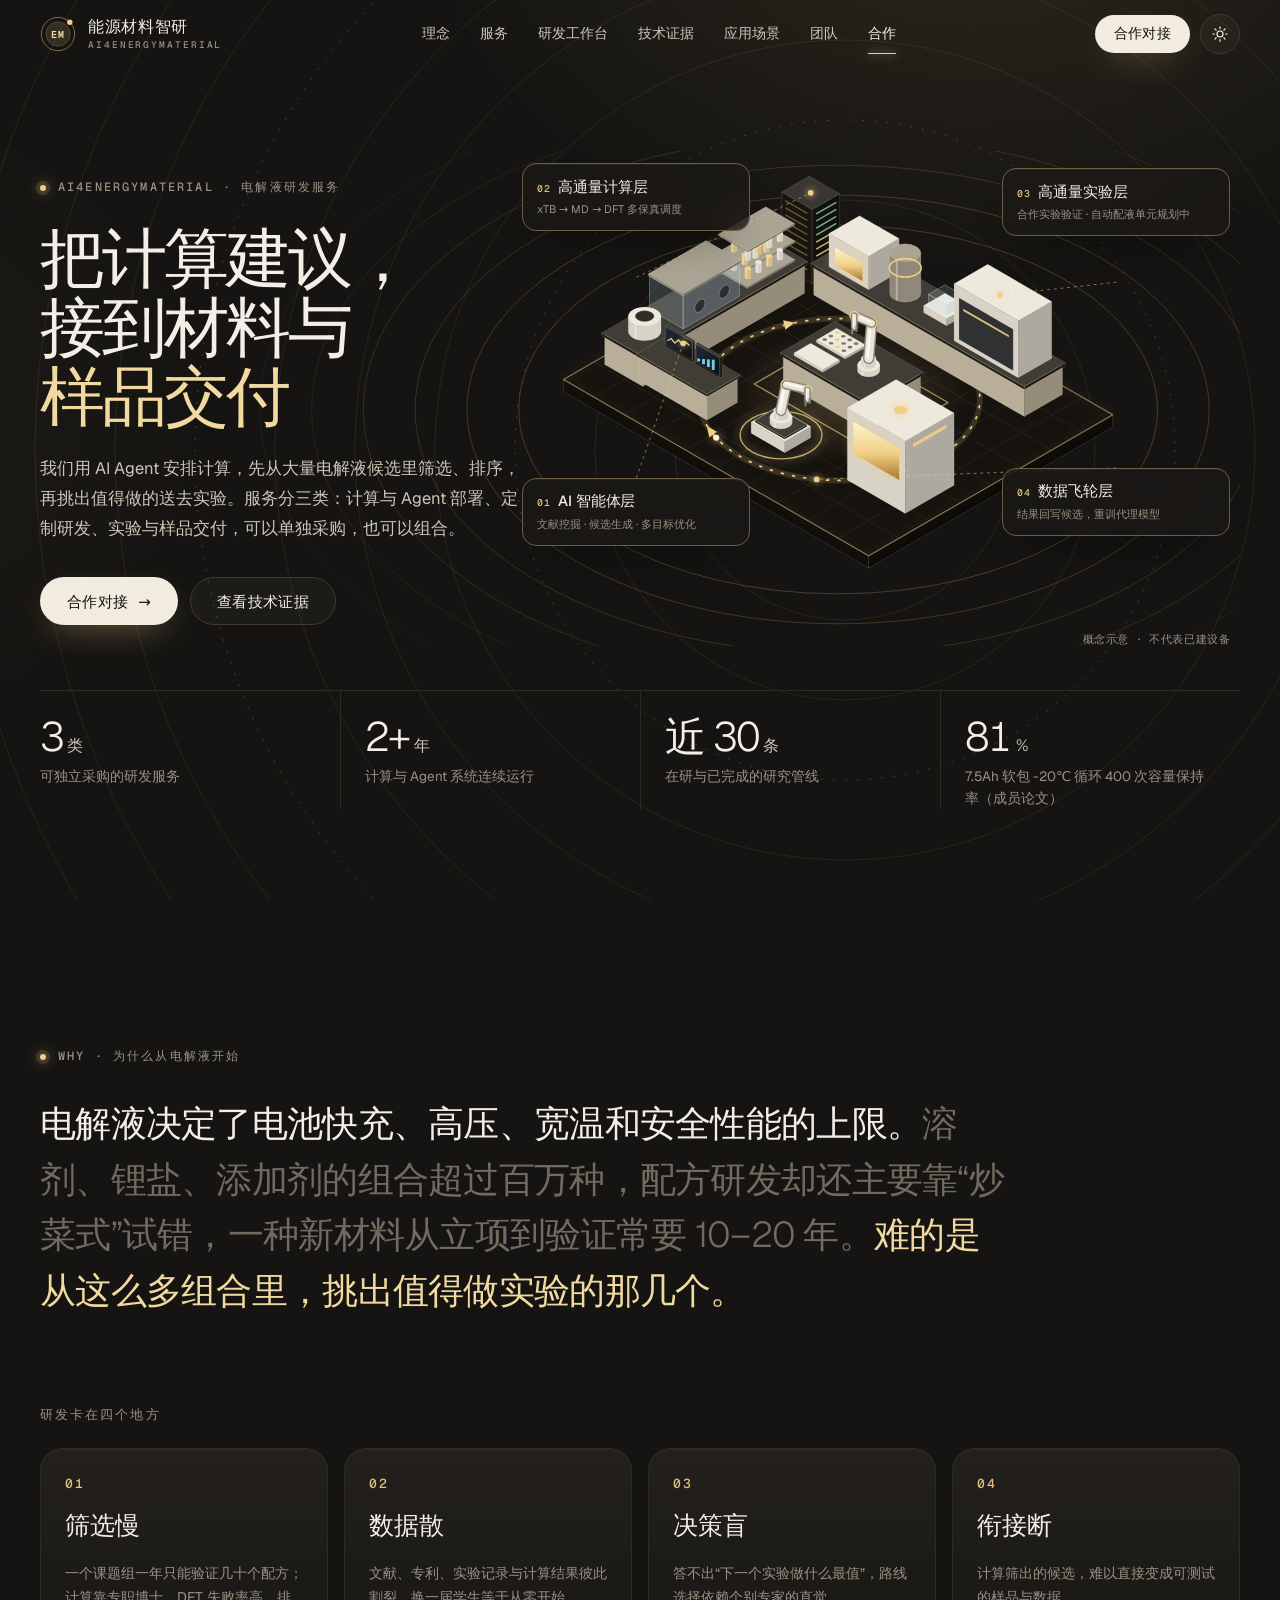
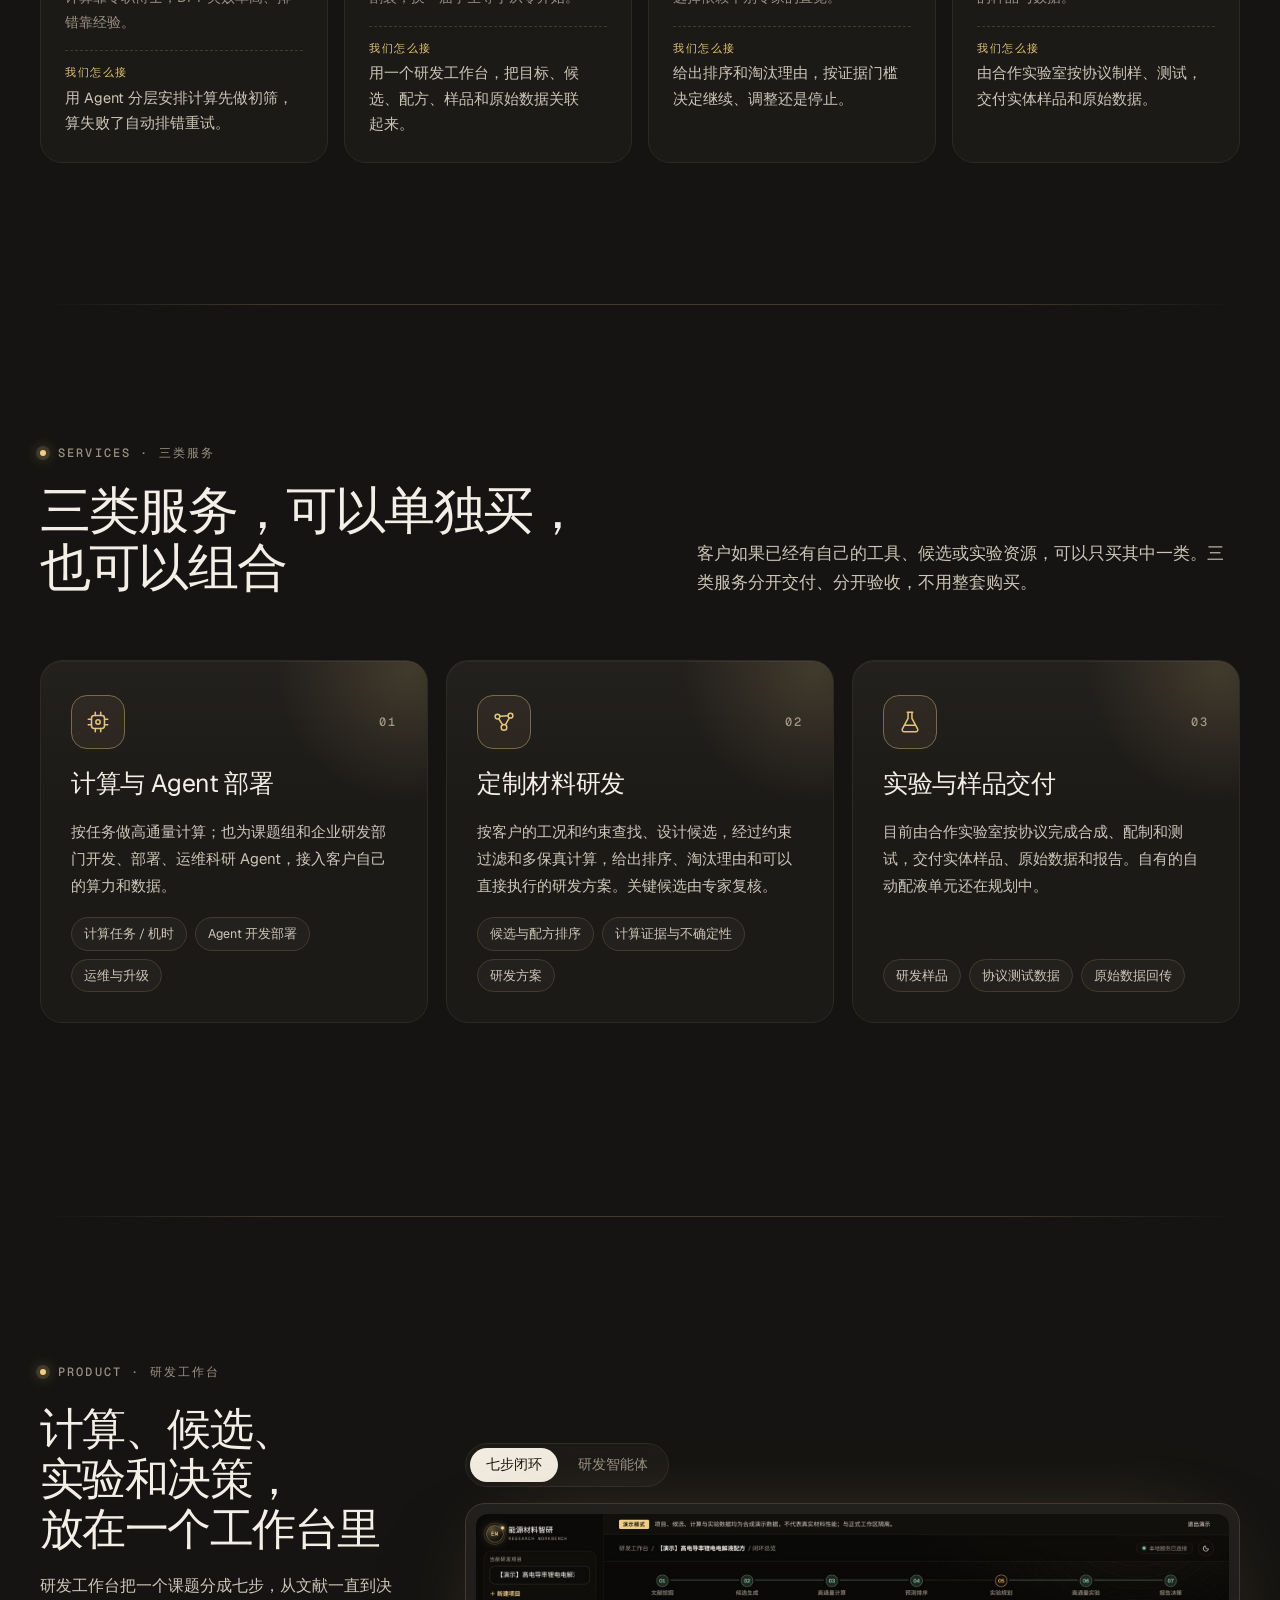
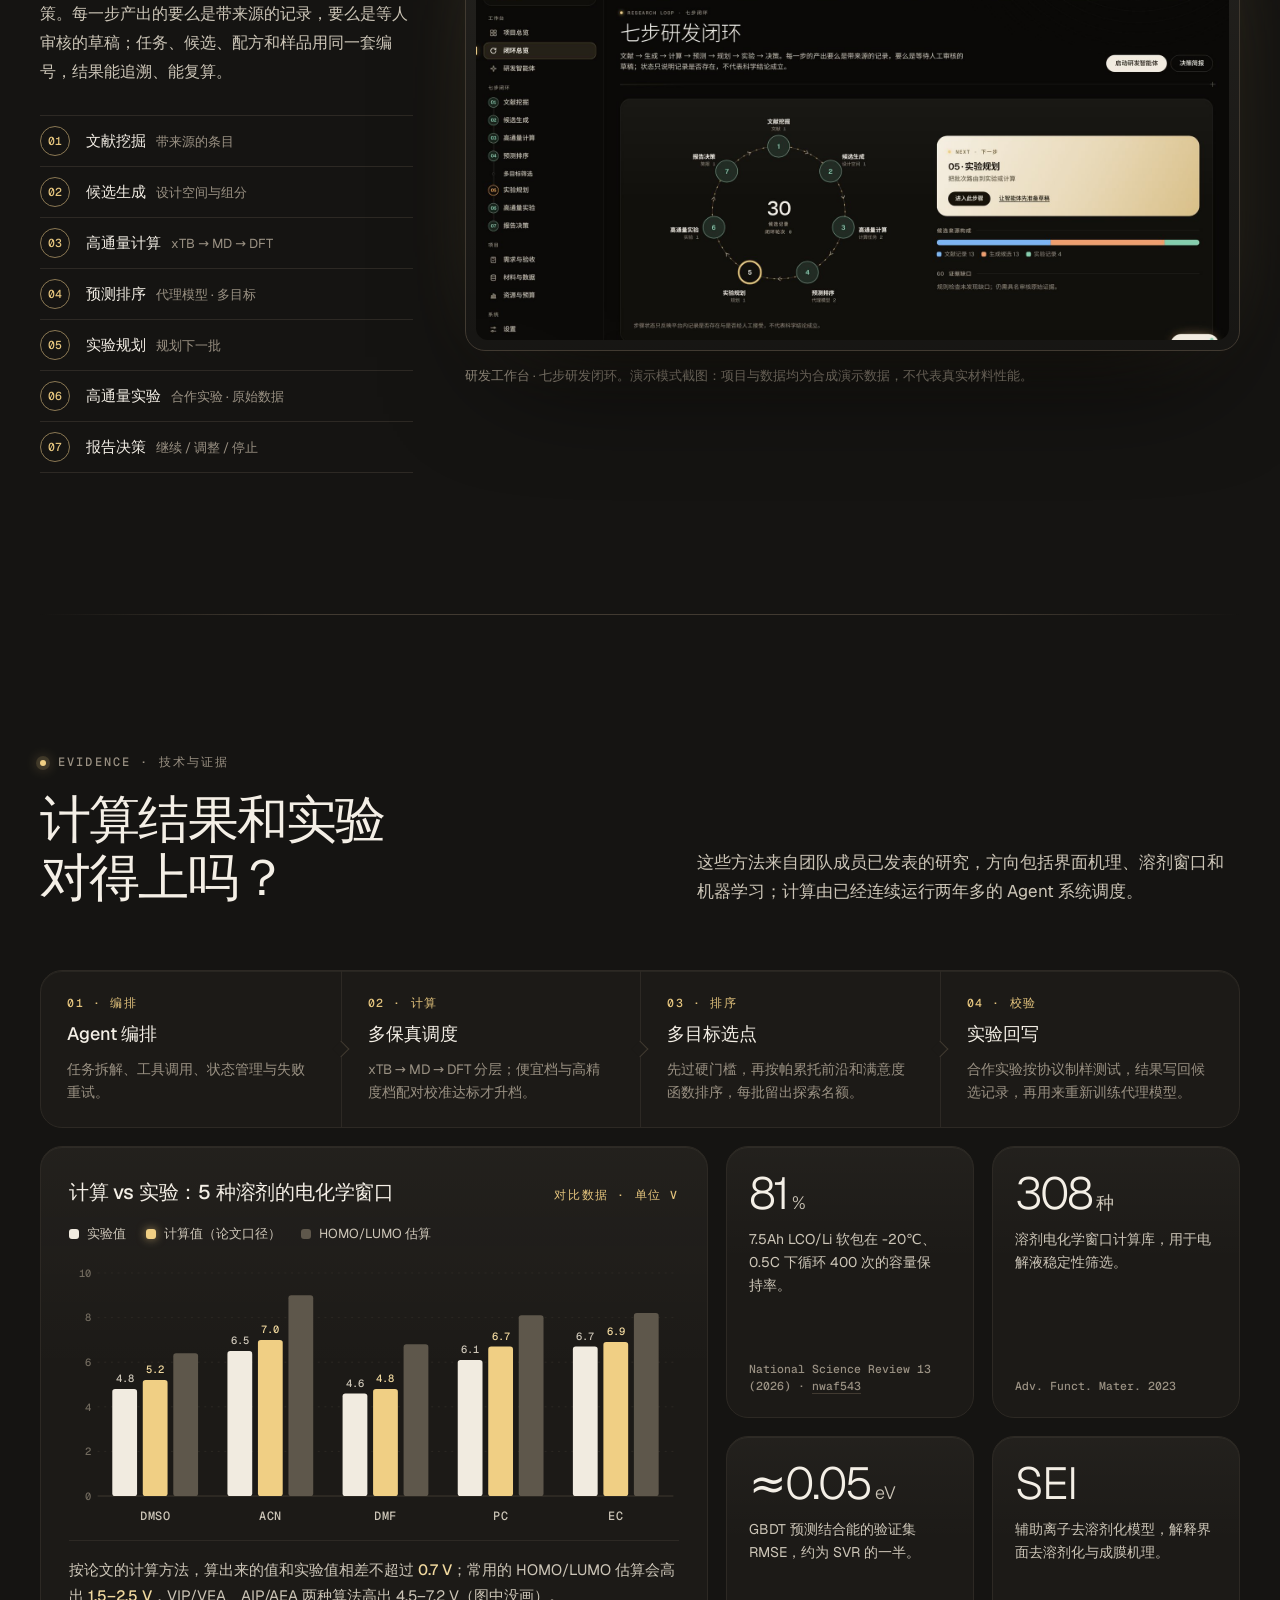
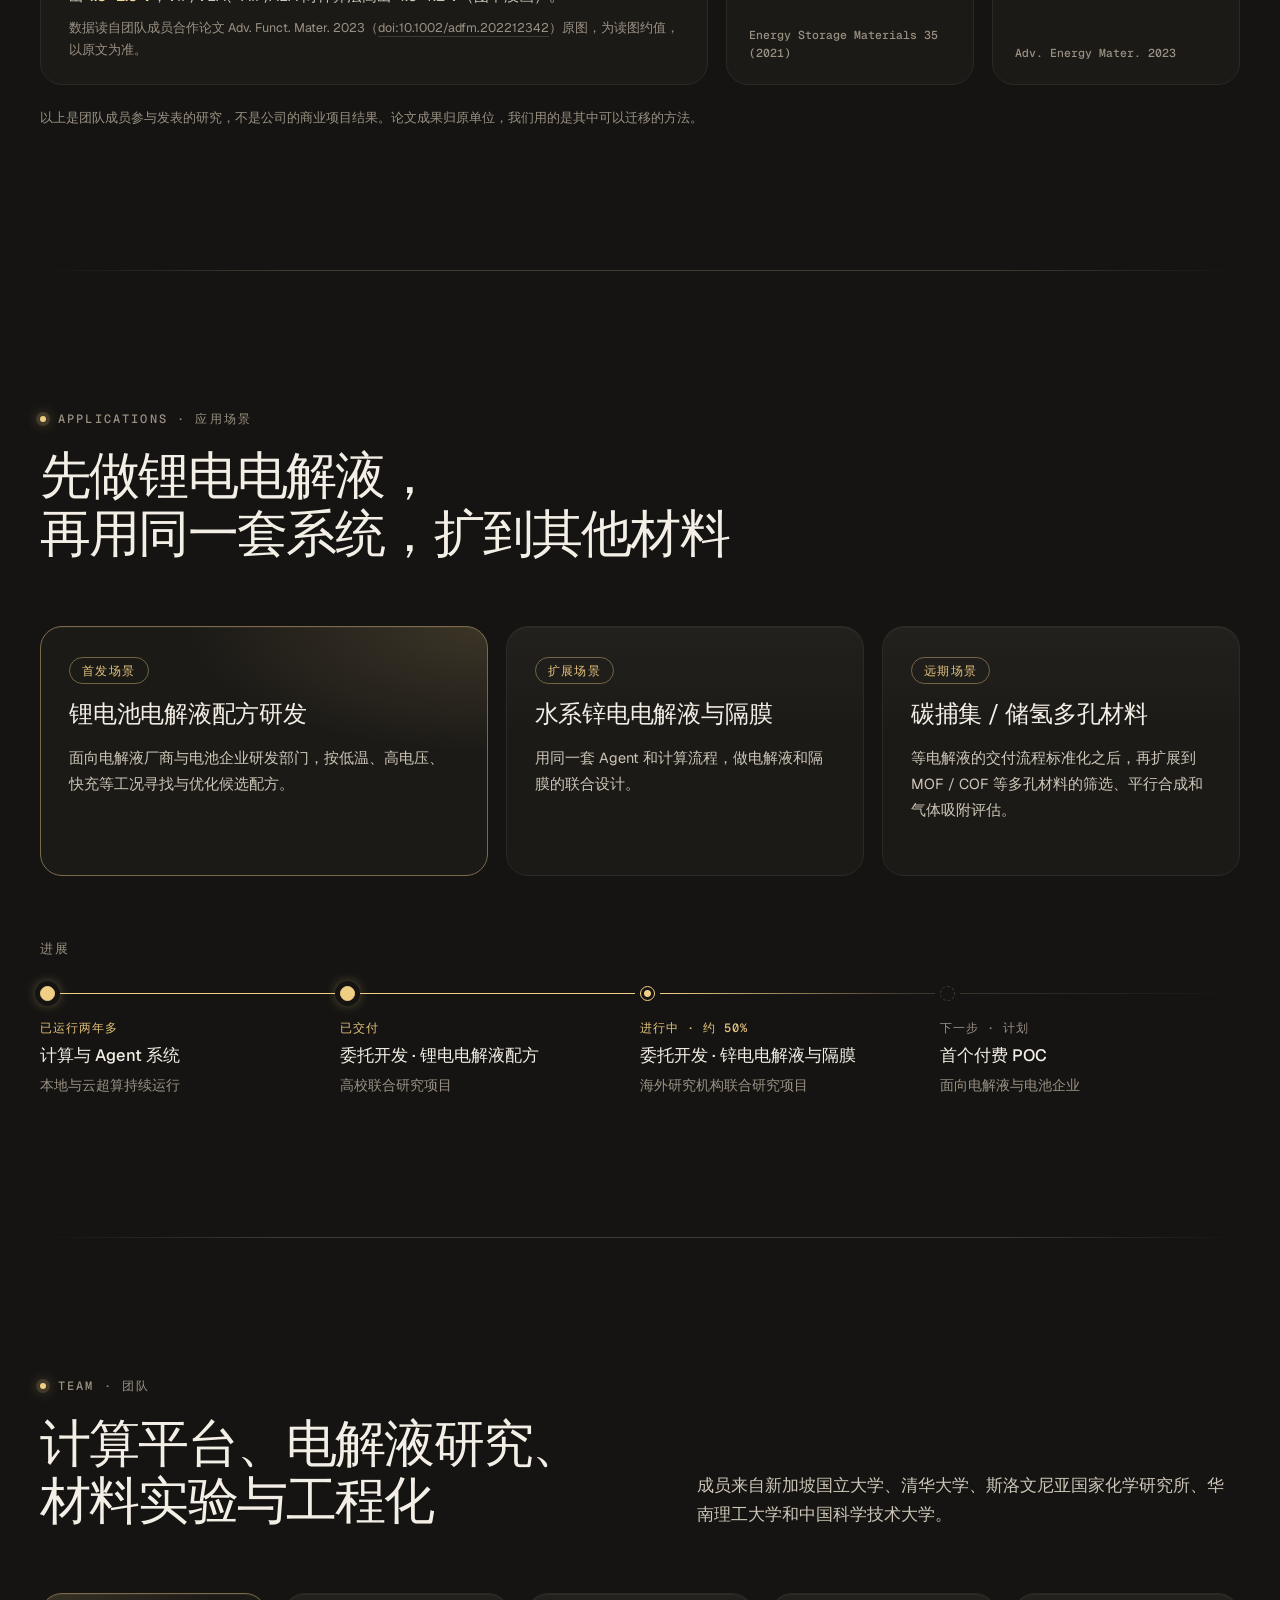
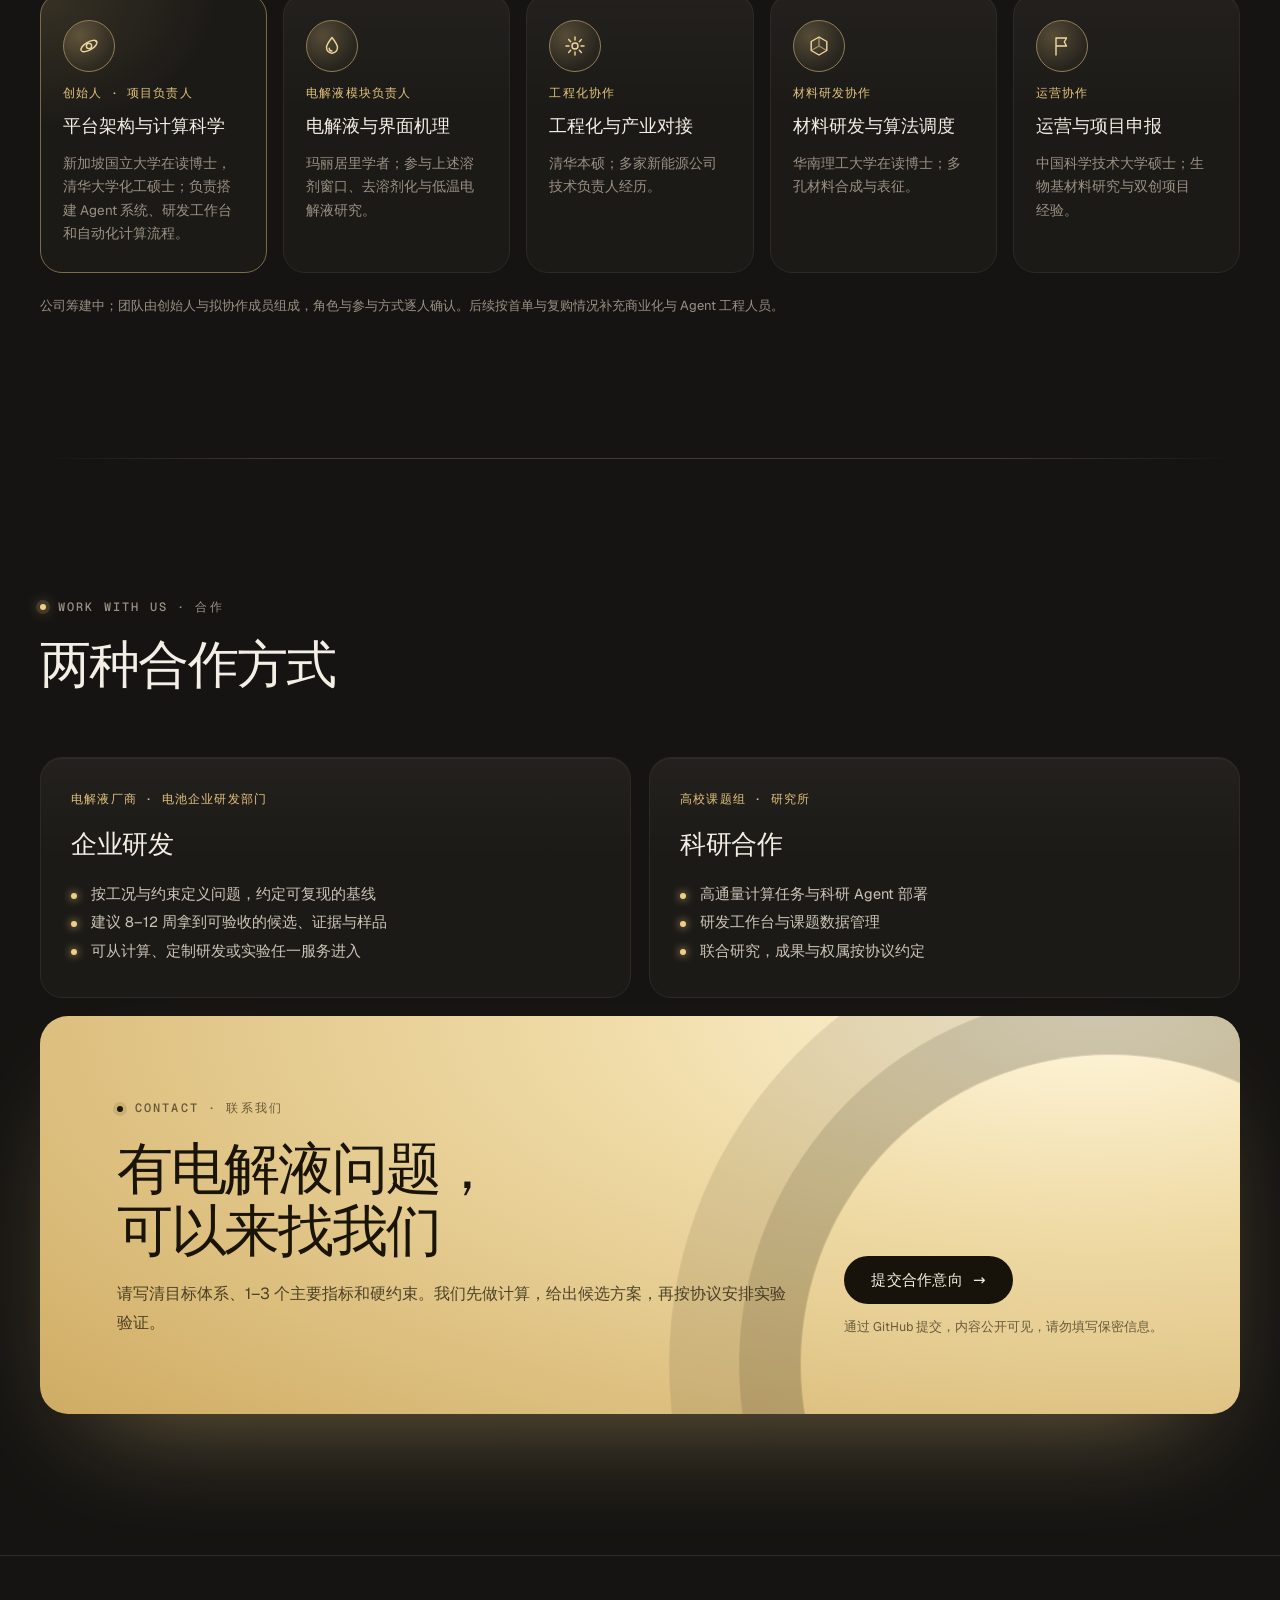
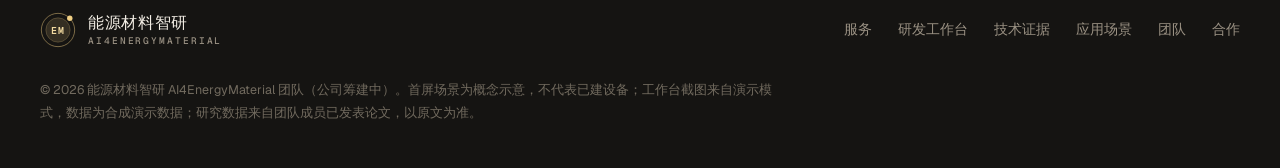
<file: index.html>
<!doctype html>
<html lang="zh-CN" data-theme="dark">
<head>
  <meta charset="utf-8">
  <meta name="viewport" content="width=device-width, initial-scale=1, viewport-fit=cover">
  <title>能源材料智研 · AI4EnergyMaterial｜电解液研发服务</title>
  <meta name="description" content="能源材料智研（AI4EnergyMaterial）用 AI Agent 做电解液研发服务：计算与 Agent 部署、定制材料研发、实验与样品交付，可以单独采购，也可以组合。">
  <meta name="keywords" content="能源材料智研,AI4EnergyMaterial,电解液研发,AI Agent,AI for Science,高通量计算,锂电池电解液,材料研发服务">
  <meta name="theme-color" content="#151412">
  <link rel="canonical" href="https://kassarhahaha.github.io/ai4energymaterial/">
  <link rel="icon" href="assets/favicon.svg" type="image/svg+xml">
  <meta property="og:type" content="website">
  <meta property="og:locale" content="zh_CN">
  <meta property="og:site_name" content="能源材料智研 AI4EnergyMaterial">
  <meta property="og:title" content="能源材料智研 · AI4EnergyMaterial">
  <meta property="og:description" content="用 AI Agent 做电解液研发服务，从计算一直做到样品交付。">
  <meta property="og:url" content="https://kassarhahaha.github.io/ai4energymaterial/">
  <meta property="og:image" content="https://kassarhahaha.github.io/ai4energymaterial/assets/img/og.jpg">
  <meta name="twitter:card" content="summary_large_image">
  <link rel="preload" href="assets/fonts/geist-latin.woff2" as="font" type="font/woff2" crossorigin>
  <link rel="stylesheet" href="assets/site.css">
  <!-- 先于样式生效前定好主题，避免闪烁：默认暗灰色，记住访客上次的选择 -->
  <script>(function(d){d.classList.add('js');var t='dark';try{var s=localStorage.getItem('ai4em-site-theme');if(s==='light'||s==='dark')t=s;}catch(e){}d.setAttribute('data-theme',t);})(document.documentElement);</script>
</head>
<body>
  <a class="skip" href="#main">跳到正文</a>
  <div class="bg-glow" aria-hidden="true"></div>

  <header class="site-nav">
    <div class="wrap nav-inner">
      <a class="brand" href="#top" aria-label="能源材料智研 首页">
        <svg class="brand-mark" viewBox="0 0 40 40" aria-hidden="true">
          <circle class="bm-ring" cx="20" cy="20" r="18.5"/>
          <circle class="bm-core" cx="20" cy="20" r="13.5"/>
          <circle class="bm-dot" cx="33.1" cy="6.9" r="3"/>
          <text class="bm-text" x="20" y="24.1" text-anchor="middle">EM</text>
        </svg>
        <span class="brand-name"><b>能源材料智研</b><small>AI4EnergyMaterial</small></span>
      </a>
      <nav class="nav-links" id="site-menu" aria-label="主导航">
        <a href="#why">理念</a>
        <a href="#services">服务</a>
        <a href="#workbench">研发工作台</a>
        <a href="#evidence">技术证据</a>
        <a href="#scenarios">应用场景</a>
        <a href="#team">团队</a>
        <a href="#contact">合作</a>
      </nav>
      <div class="nav-end">
        <a class="btn btn-primary btn-sm" href="#contact">合作对接</a>
        <button class="theme-btn" type="button" aria-label="切换到白色模式" title="切换到白色模式">
          <svg class="i-sun" viewBox="0 0 24 24" fill="none" stroke="currentColor" stroke-width="1.6" stroke-linecap="round" aria-hidden="true"><circle cx="12" cy="12" r="4"/><path d="M12 2.5v2.2M12 19.3v2.2M2.5 12h2.2M19.3 12h2.2M5.3 5.3l1.6 1.6M17.1 17.1l1.6 1.6M5.3 18.7l1.6-1.6M17.1 6.9l1.6-1.6"/></svg>
          <svg class="i-moon" viewBox="0 0 24 24" fill="none" stroke="currentColor" stroke-width="1.6" stroke-linecap="round" stroke-linejoin="round" aria-hidden="true"><path d="M20.5 13.2A8.5 8.5 0 1 1 10.8 3.5a6.8 6.8 0 0 0 9.7 9.7z"/></svg>
        </button>
        <button class="menu-btn" type="button" aria-label="打开菜单" aria-controls="site-menu" aria-expanded="false"><span></span></button>
      </div>
    </div>
  </header>

  <main id="main">
    <!-- 首屏 -->
    <section class="hero" id="top">
      <div class="hero-rings" aria-hidden="true">
        <svg viewBox="0 0 2000 2000">
          <circle cx="1000" cy="1000" r="170"/><circle cx="1000" cy="1000" r="250"/><circle class="hot" cx="1000" cy="1000" r="330"/>
          <circle cx="1000" cy="1000" r="410"/><circle cx="1000" cy="1000" r="490"/><circle cx="1000" cy="1000" r="570"/>
          <circle class="hot" cx="1000" cy="1000" r="650"/><circle cx="1000" cy="1000" r="730"/><circle cx="1000" cy="1000" r="810"/>
          <circle cx="1000" cy="1000" r="890"/><circle cx="1000" cy="1000" r="970"/>
        </svg>
      </div>
      <div class="wrap">
        <div class="hero-grid">
          <div class="hero-lead">
            <span class="eyebrow">AI4EnergyMaterial · 电解液研发服务</span>
            <h1>把计算建议，<br>接到材料与<br class="br-wide"><span class="gold">样品交付</span></h1>
            <p class="hero-sub">我们用 AI Agent 安排计算，先从大量电解液候选里筛选、排序，再挑出值得做的送去实验。服务分三类：计算与 Agent 部署、定制研发、实验与样品交付，可以单独采购，也可以组合。</p>
            <div class="hero-actions">
              <a class="btn btn-primary" href="#contact">合作对接 <span class="arrow" aria-hidden="true">→</span></a>
              <a class="btn btn-ghost" href="#evidence">查看技术证据</a>
            </div>
          </div>
          <div class="hero-stage" id="hero-stage" aria-label="自主研发闭环概念示意"></div>
        </div>
        <div class="facts reveal">
          <div class="fact"><b>3<small>类</small></b><span>可独立采购的研发服务</span></div>
          <div class="fact"><b>2+<small>年</small></b><span>计算与 Agent 系统连续运行</span></div>
          <div class="fact"><b>近 30<small>条</small></b><span>在研与已完成的研究管线</span></div>
          <div class="fact"><b>81<small>%</small></b><span>7.5Ah 软包 -20℃ 循环 400 次容量保持率（成员论文）</span></div>
        </div>
      </div>
    </section>

    <!-- 理念 -->
    <section class="section" id="why">
      <div class="wrap">
        <span class="eyebrow reveal">Why · 为什么从电解液开始</span>
        <p class="statement reveal" style="margin-top:28px">
          <strong>电解液决定了电池快充、高压、宽温和安全性能的上限。</strong>溶剂、锂盐、添加剂的组合超过百万种，配方研发却还主要靠“炒菜式”试错，一种新材料从立项到验证常要 10–20 年。<em>难的是从这么多组合里，挑出值得做实验的那几个。</em>
        </p>
        <p class="pain-title reveal">研发卡在四个地方</p>
        <div class="pain-grid">
          <article class="card pain reveal">
            <span class="num">01</span><h3>筛选慢</h3>
            <p class="now">一个课题组一年只能验证几十个配方；计算靠专职博士，DFT 失败率高、排错靠经验。</p>
            <p class="fix">用 Agent 分层安排计算先做初筛，算失败了自动排错重试。</p>
          </article>
          <article class="card pain reveal d1">
            <span class="num">02</span><h3>数据散</h3>
            <p class="now">文献、专利、实验记录与计算结果彼此割裂，换一届学生等于从零开始。</p>
            <p class="fix">用一个研发工作台，把目标、候选、配方、样品和原始数据关联起来。</p>
          </article>
          <article class="card pain reveal d2">
            <span class="num">03</span><h3>决策盲</h3>
            <p class="now">答不出“下一个实验做什么最值”，路线选择依赖个别专家的直觉。</p>
            <p class="fix">给出排序和淘汰理由，按证据门槛决定继续、调整还是停止。</p>
          </article>
          <article class="card pain reveal d3">
            <span class="num">04</span><h3>衔接断</h3>
            <p class="now">计算筛出的候选，难以直接变成可测试的样品与数据。</p>
            <p class="fix">由合作实验室按协议制样、测试，交付实体样品和原始数据。</p>
          </article>
        </div>
      </div>
    </section>

    <!-- 服务 -->
    <section class="section" id="services">
      <div class="wrap">
        <div class="section-head split">
          <div>
            <span class="eyebrow reveal">Services · 三类服务</span>
            <h2 class="reveal">三类服务，可以单独买，<br>也可以组合</h2>
          </div>
          <p class="reveal d1">客户如果已经有自己的工具、候选或实验资源，可以只买其中一类。三类服务分开交付、分开验收，不用整套购买。</p>
        </div>
        <div class="svc-grid">
          <article class="card svc reveal">
            <div class="svc-top">
              <span class="svc-icon"><svg viewBox="0 0 24 24" fill="none" stroke="currentColor" stroke-width="1.4" stroke-linecap="round" stroke-linejoin="round" aria-hidden="true"><rect x="6" y="6" width="12" height="12" rx="2.5"/><path d="M9.5 3v3M14.5 3v3M9.5 18v3M14.5 18v3M3 9.5h3M3 14.5h3M18 9.5h3M18 14.5h3"/><circle cx="12" cy="12" r="2"/></svg></span>
              <span class="idx">01</span>
            </div>
            <h3>计算与 Agent 部署</h3>
            <p>按任务做高通量计算；也为课题组和企业研发部门开发、部署、运维科研 Agent，接入客户自己的算力和数据。</p>
            <div class="chips"><span class="chip">计算任务 / 机时</span><span class="chip">Agent 开发部署</span><span class="chip">运维与升级</span></div>
          </article>
          <article class="card svc reveal d1">
            <div class="svc-top">
              <span class="svc-icon"><svg viewBox="0 0 24 24" fill="none" stroke="currentColor" stroke-width="1.4" stroke-linecap="round" stroke-linejoin="round" aria-hidden="true"><circle cx="6" cy="7" r="2.2"/><circle cx="18" cy="6.2" r="2.2"/><circle cx="12" cy="17" r="2.6"/><path d="M7.1 9l3.7 5.7M16.9 8.3l-3.6 6.3M8.2 6.8l7.6-.5"/></svg></span>
              <span class="idx">02</span>
            </div>
            <h3>定制材料研发</h3>
            <p>按客户的工况和约束查找、设计候选，经过约束过滤和多保真计算，给出排序、淘汰理由和可以直接执行的研发方案。关键候选由专家复核。</p>
            <div class="chips"><span class="chip">候选与配方排序</span><span class="chip">计算证据与不确定性</span><span class="chip">研发方案</span></div>
          </article>
          <article class="card svc reveal d2">
            <div class="svc-top">
              <span class="svc-icon"><svg viewBox="0 0 24 24" fill="none" stroke="currentColor" stroke-width="1.4" stroke-linecap="round" stroke-linejoin="round" aria-hidden="true"><path d="M9.5 3h5M10.2 3v5.6L5 18.4A1.8 1.8 0 0 0 6.6 21h10.8a1.8 1.8 0 0 0 1.6-2.6l-5.2-9.8V3"/><path d="M7.4 15h9.2"/></svg></span>
              <span class="idx">03</span>
            </div>
            <h3>实验与样品交付</h3>
            <p>目前由合作实验室按协议完成合成、配制和测试，交付实体样品、原始数据和报告。自有的自动配液单元还在规划中。</p>
            <div class="chips"><span class="chip">研发样品</span><span class="chip">协议测试数据</span><span class="chip">原始数据回传</span></div>
          </article>
        </div>
        <div class="svc-note reveal">
          <span>首单建议 8–12 周，按阶段验收</span>
          <span>材料性能按约定的测试工况验收</span>
          <span>计算与方案按证据和可复核性验收</span>
        </div>
      </div>
    </section>

    <!-- 研发工作台 -->
    <section class="section" id="workbench">
      <div class="wrap wb">
        <div class="wb-copy">
          <span class="eyebrow reveal">Product · 研发工作台</span>
          <h2 class="reveal">计算、候选、实验和决策，放在一个工作台里</h2>
          <p class="reveal d1">研发工作台把一个课题分成七步，从文献一直到决策。每一步产出的要么是带来源的记录，要么是等人审核的草稿；任务、候选、配方和样品用同一套编号，结果能追溯、能复算。</p>
          <ol class="steps reveal d2">
            <li><b>01</b><span>文献挖掘<small>带来源的条目</small></span></li>
            <li><b>02</b><span>候选生成<small>设计空间与组分</small></span></li>
            <li><b>03</b><span>高通量计算<small>xTB → MD → DFT</small></span></li>
            <li><b>04</b><span>预测排序<small>代理模型 · 多目标</small></span></li>
            <li><b>05</b><span>实验规划<small>规划下一批</small></span></li>
            <li><b>06</b><span>高通量实验<small>合作实验 · 原始数据</small></span></li>
            <li><b>07</b><span>报告决策<small>继续 / 调整 / 停止</small></span></li>
          </ol>
        </div>
        <div class="wb-shot reveal d1">
          <div class="shot-tabs" role="tablist" aria-label="工作台界面">
            <button type="button" role="tab" id="tab-loop" aria-selected="true" aria-controls="shot-loop" data-cap="cap-loop">七步闭环</button>
            <button type="button" role="tab" id="tab-agent" aria-selected="false" aria-controls="shot-agent" data-cap="cap-agent" tabindex="-1">研发智能体</button>
          </div>
          <figure class="shot-frame">
            <img id="shot-loop" role="tabpanel" aria-labelledby="tab-loop" src="assets/img/workbench-loop.jpg" width="1800" height="1020" loading="lazy" decoding="async" alt="研发工作台的七步研发闭环页面：文献、生成、计算、预测、规划、实验、决策七个节点围成闭环，右侧提示下一步。">
            <img id="shot-agent" role="tabpanel" aria-labelledby="tab-agent" src="assets/img/workbench-agent.jpg" width="1800" height="1020" loading="lazy" decoding="async" alt="研发智能体页面：左侧下达研发目标，右侧列出智能体可做与只能由人完成的操作。" hidden>
          </figure>
          <p class="shot-cap" id="cap-loop">研发工作台 · 七步研发闭环。演示模式截图：项目与数据均为合成演示数据，不代表真实材料性能。</p>
          <p class="shot-cap" id="cap-agent" hidden>研发智能体只有草稿权限，可以把七步依次跑一遍；接受候选、提交计算、录入实验和作决策，都要人来确认。演示模式截图。</p>
        </div>
      </div>
    </section>

    <!-- 技术与证据 -->
    <section class="section" id="evidence">
      <div class="wrap">
        <div class="section-head split">
          <div>
            <span class="eyebrow reveal">Evidence · 技术与证据</span>
            <h2 class="reveal">计算结果和实验<br>对得上吗？</h2>
          </div>
          <p class="reveal d1">这些方法来自团队成员已发表的研究，方向包括界面机理、溶剂窗口和机器学习；计算由已经连续运行两年多的 Agent 系统调度。</p>
        </div>
        <ol class="chain reveal">
          <li><span class="k">01 · 编排</span><h4>Agent 编排</h4><p>任务拆解、工具调用、状态管理与失败重试。</p></li>
          <li><span class="k">02 · 计算</span><h4>多保真调度</h4><p>xTB → MD → DFT 分层；便宜档与高精度档配对校准达标才升档。</p></li>
          <li><span class="k">03 · 排序</span><h4>多目标选点</h4><p>先过硬门槛，再按帕累托前沿和满意度函数排序，每批留出探索名额。</p></li>
          <li><span class="k">04 · 校验</span><h4>实验回写</h4><p>合作实验按协议制样测试，结果写回候选记录，再用来重新训练代理模型。</p></li>
        </ol>
        <div class="ev-grid">
          <article class="card chart-card reveal">
            <div class="chart-head">
              <h3>计算 vs 实验：5 种溶剂的电化学窗口</h3>
              <span class="k">对比数据 · 单位 V</span>
            </div>
            <div class="legend" aria-hidden="true">
              <span><i class="c-exp"></i>实验值</span>
              <span><i class="c-comp"></i>计算值（论文口径）</span>
              <span><i class="c-homo"></i>HOMO/LUMO 估算</span>
            </div>
            <div class="ecw" id="ecw-chart">
              <noscript><p class="src">DMSO：实验 4.8 / 计算 5.2 / HOMO-LUMO 6.4；ACN：6.5 / 7.0 / 9.0；DMF：4.6 / 4.8 / 6.8；PC：6.1 / 6.7 / 8.1；EC：6.7 / 6.9 / 8.2（V）。</p></noscript>
            </div>
            <p class="takeaway">按论文的计算方法，算出来的值和实验值相差不超过 <b>0.7 V</b>；常用的 HOMO/LUMO 估算会高出 <b>1.5–2.5 V</b>，VIP/VEA、AIP/AEA 两种算法高出 4.5–7.2 V（图中没画）。</p>
            <p class="src">数据读自团队成员合作论文 Adv. Funct. Mater. 2023（<a href="https://doi.org/10.1002/adfm.202212342" target="_blank" rel="noopener">doi:10.1002/adfm.202212342</a>）原图，为读图约值，以原文为准。</p>
          </article>
          <div class="stat-grid">
            <article class="card stat reveal">
              <b>81<small>%</small></b>
              <p>7.5Ah LCO/Li 软包在 -20℃、0.5C 下循环 400 次的容量保持率。</p>
              <span class="cite">National Science Review 13 (2026) · <a href="https://doi.org/10.1093/nsr/nwaf543" target="_blank" rel="noopener">nwaf543</a></span>
            </article>
            <article class="card stat reveal d1">
              <b>308<small>种</small></b>
              <p>溶剂电化学窗口计算库，用于电解液稳定性筛选。</p>
              <span class="cite">Adv. Funct. Mater. 2023</span>
            </article>
            <article class="card stat reveal d2">
              <b>≈0.05<small>eV</small></b>
              <p>GBDT 预测结合能的验证集 RMSE，约为 SVR 的一半。</p>
              <span class="cite">Energy Storage Materials 35 (2021)</span>
            </article>
            <article class="card stat reveal d3">
              <b>SEI</b>
              <p>辅助离子去溶剂化模型，解释界面去溶剂化与成膜机理。</p>
              <span class="cite">Adv. Energy Mater. 2023</span>
            </article>
          </div>
        </div>
        <p class="ev-note reveal">以上是团队成员参与发表的研究，不是公司的商业项目结果。论文成果归原单位，我们用的是其中可以迁移的方法。</p>
      </div>
    </section>

    <!-- 应用场景 -->
    <section class="section" id="scenarios">
      <div class="wrap">
        <div class="section-head">
          <span class="eyebrow reveal">Applications · 应用场景</span>
          <h2 class="reveal">先做锂电电解液，<br>再用同一套系统，扩到其他材料</h2>
        </div>
        <div class="sc-grid">
          <article class="card sc lead reveal">
            <span class="tag">首发场景</span>
            <h3>锂电池电解液配方研发</h3>
            <p>面向电解液厂商与电池企业研发部门，按低温、高电压、快充等工况寻找与优化候选配方。</p>
          </article>
          <article class="card sc reveal d1">
            <span class="tag">扩展场景</span>
            <h3>水系锌电电解液与隔膜</h3>
            <p>用同一套 Agent 和计算流程，做电解液和隔膜的联合设计。</p>
          </article>
          <article class="card sc reveal d2">
            <span class="tag">远期场景</span>
            <h3>碳捕集 / 储氢多孔材料</h3>
            <p>等电解液的交付流程标准化之后，再扩展到 MOF / COF 等多孔材料的筛选、平行合成和气体吸附评估。</p>
          </article>
        </div>
        <p class="progress-title reveal">进展</p>
        <div class="timeline reveal">
          <div class="tl done"><span class="when">已运行两年多</span><b>计算与 Agent 系统</b><span>本地与云超算持续运行</span></div>
          <div class="tl done"><span class="when">已交付</span><b>委托开发 · 锂电电解液配方</b><span>高校联合研究项目</span></div>
          <div class="tl now"><span class="when">进行中 · 约 50%</span><b>委托开发 · 锌电电解液与隔膜</b><span>海外研究机构联合研究项目</span></div>
          <div class="tl plan"><span class="when">下一步 · 计划</span><b>首个付费 POC</b><span>面向电解液与电池企业</span></div>
        </div>
      </div>
    </section>

    <!-- 团队 -->
    <section class="section" id="team">
      <div class="wrap">
        <div class="section-head split">
          <div>
            <span class="eyebrow reveal">Team · 团队</span>
            <h2 class="reveal">计算平台、电解液研究、<br>材料实验与工程化</h2>
          </div>
          <p class="reveal d1">成员来自新加坡国立大学、清华大学、斯洛文尼亚国家化学研究所、华南理工大学和中国科学技术大学。</p>
        </div>
        <div class="team-grid">
          <article class="card member founder reveal">
            <span class="avatar"><svg viewBox="0 0 24 24" fill="none" stroke="currentColor" stroke-width="1.4" stroke-linecap="round" aria-hidden="true"><circle cx="12" cy="12" r="2.6"/><ellipse cx="12" cy="12" rx="9" ry="4" transform="rotate(-30 12 12)"/><circle cx="19.2" cy="7.6" r="1" fill="currentColor" stroke="none"/></svg></span>
            <span class="role">创始人 · 项目负责人</span>
            <h3>平台架构与计算科学</h3>
            <p>新加坡国立大学在读博士，清华大学化工硕士；负责搭建 Agent 系统、研发工作台和自动化计算流程。</p>
          </article>
          <article class="card member reveal d1">
            <span class="avatar"><svg viewBox="0 0 24 24" fill="none" stroke="currentColor" stroke-width="1.4" stroke-linejoin="round" aria-hidden="true"><path d="M12 3.5c3.2 4 5.5 7.2 5.5 10.2a5.5 5.5 0 0 1-11 0c0-3 2.3-6.2 5.5-10.2z"/><path d="M9.2 14.2a2.8 2.8 0 0 0 2.8 2.8" stroke-linecap="round"/></svg></span>
            <span class="role">电解液模块负责人</span>
            <h3>电解液与界面机理</h3>
            <p>玛丽居里学者；参与上述溶剂窗口、去溶剂化与低温电解液研究。</p>
          </article>
          <article class="card member reveal d2">
            <span class="avatar"><svg viewBox="0 0 24 24" fill="none" stroke="currentColor" stroke-width="1.4" stroke-linecap="round" aria-hidden="true"><circle cx="12" cy="12" r="3"/><path d="M12 3v3M12 18v3M3 12h3M18 12h3M5.6 5.6l2.1 2.1M16.3 16.3l2.1 2.1M5.6 18.4l2.1-2.1M16.3 7.7l2.1-2.1"/></svg></span>
            <span class="role">工程化协作</span>
            <h3>工程化与产业对接</h3>
            <p>清华本硕；多家新能源公司技术负责人经历。</p>
          </article>
          <article class="card member reveal d3">
            <span class="avatar"><svg viewBox="0 0 24 24" fill="none" stroke="currentColor" stroke-width="1.4" stroke-linejoin="round" aria-hidden="true"><path d="M12 3l7.8 4.5v9L12 21l-7.8-4.5v-9z"/><path d="M12 12V3M12 12l7.8 4.5M12 12l-7.8 4.5" opacity=".55"/></svg></span>
            <span class="role">材料研发协作</span>
            <h3>材料研发与算法调度</h3>
            <p>华南理工大学在读博士；多孔材料合成与表征。</p>
          </article>
          <article class="card member reveal d4">
            <span class="avatar"><svg viewBox="0 0 24 24" fill="none" stroke="currentColor" stroke-width="1.4" stroke-linecap="round" stroke-linejoin="round" aria-hidden="true"><path d="M6 21V4M6 4h10.5l-2.2 4 2.2 4H6"/></svg></span>
            <span class="role">运营协作</span>
            <h3>运营与项目申报</h3>
            <p>中国科学技术大学硕士；生物基材料研究与双创项目经验。</p>
          </article>
        </div>
        <p class="team-note reveal">公司筹建中；团队由创始人与拟协作成员组成，角色与参与方式逐人确认。后续按首单与复购情况补充商业化与 Agent 工程人员。</p>
      </div>
    </section>

    <!-- 合作 -->
    <section class="section" id="contact">
      <div class="wrap">
        <div class="section-head">
          <span class="eyebrow reveal">Work with us · 合作</span>
          <h2 class="reveal">两种合作方式</h2>
        </div>
        <div class="co-grid">
          <article class="card co reveal">
            <span class="who">电解液厂商 · 电池企业研发部门</span>
            <h3>企业研发</h3>
            <ul>
              <li>按工况与约束定义问题，约定可复现的基线</li>
              <li>建议 8–12 周拿到可验收的候选、证据与样品</li>
              <li>可从计算、定制研发或实验任一服务进入</li>
            </ul>
          </article>
          <article class="card co reveal d1">
            <span class="who">高校课题组 · 研究所</span>
            <h3>科研合作</h3>
            <ul>
              <li>高通量计算任务与科研 Agent 部署</li>
              <li>研发工作台与课题数据管理</li>
              <li>联合研究，成果与权属按协议约定</li>
            </ul>
          </article>
        </div>
        <div class="cta reveal">
          <div>
            <span class="eyebrow">Contact · 联系我们</span>
            <h2>有电解液问题，<br>可以来找我们</h2>
            <p>请写清目标体系、1–3 个主要指标和硬约束。我们先做计算，给出候选方案，再按协议安排实验验证。</p>
          </div>
          <div class="cta-side">
            <a class="btn btn-dark" href="https://github.com/KASSARhahaha/ai4energymaterial/issues/new?template=cooperation.md" target="_blank" rel="noopener">提交合作意向 <span class="arrow" aria-hidden="true">→</span></a>
            <small>通过 GitHub 提交，内容公开可见，请勿填写保密信息。</small>
          </div>
        </div>
      </div>
    </section>
  </main>

  <footer class="site-foot">
    <div class="wrap">
      <div class="foot-top">
        <a class="brand" href="#top" aria-label="回到顶部">
          <svg class="brand-mark" viewBox="0 0 40 40" aria-hidden="true">
            <circle class="bm-ring" cx="20" cy="20" r="18.5"/>
            <circle class="bm-core" cx="20" cy="20" r="13.5"/>
            <circle class="bm-dot" cx="33.1" cy="6.9" r="3"/>
            <text class="bm-text" x="20" y="24.1" text-anchor="middle">EM</text>
          </svg>
          <span class="brand-name"><b>能源材料智研</b><small>AI4EnergyMaterial</small></span>
        </a>
        <nav class="foot-links" aria-label="页脚导航">
          <a href="#services">服务</a>
          <a href="#workbench">研发工作台</a>
          <a href="#evidence">技术证据</a>
          <a href="#scenarios">应用场景</a>
          <a href="#team">团队</a>
          <a href="#contact">合作</a>
        </nav>
      </div>
      <p class="foot-note">© <span id="year">2026</span> 能源材料智研 AI4EnergyMaterial 团队（公司筹建中）。首屏场景为概念示意，不代表已建设备；工作台截图来自演示模式，数据为合成演示数据；研究数据来自团队成员已发表论文，以原文为准。</p>
    </div>
  </footer>

  <script src="assets/hero-scene.js"></script>
  <script src="assets/site.js"></script>
</body>
</html>
</file>
<file: assets/site.css>
/* 能源材料智研 · AI4EnergyMaterial 官网
   设计语言沿用研发工作台的 “cinematic gold”：暖黑画布、香槟金光晕与环线、奶油色胶囊按钮、细字重大标题、柔和大圆角。
   颜色全部是变量；页面只有深色一套。 */

/* Geist / Geist Mono（SIL OFL 1.1，见 fonts/OFL.txt）只含拉丁字符，中文回落到系统黑体。 */
@font-face {
  font-family: "Geist"; font-style: normal; font-weight: 300 700; font-display: swap;
  src: url("fonts/geist-latin.woff2") format("woff2");
  unicode-range: U+0000-00FF, U+0131, U+0152-0153, U+02BB-02BC, U+02C6, U+02DA, U+02DC, U+0304, U+0308, U+0329, U+2000-206F, U+20AC, U+2122, U+2191, U+2193, U+2212, U+2215, U+FEFF, U+FFFD;
}
@font-face {
  font-family: "Geist Mono"; font-style: normal; font-weight: 400 600; font-display: swap;
  src: url("fonts/geist-mono-latin.woff2") format("woff2");
  unicode-range: U+0000-00FF, U+0131, U+0152-0153, U+02BB-02BC, U+02C6, U+02DA, U+02DC, U+0304, U+0308, U+0329, U+2000-206F, U+20AC, U+2122, U+2191, U+2193, U+2212, U+2215, U+FEFF, U+FFFD;
}

/* 两套主题：暗灰色（默认）与白色。切换按钮在导航右上角，选择保存在 localStorage（见 index.html 头部脚本与 site.js）。 */
:root {
  color-scheme: dark;
  --bg: #151412;
  --surface: #1c1a17;
  --surface-2: #221f1b;
  --surface-3: #2a2621;
  --ink: #f4efe6;
  --ink-2: #cdc6b8;
  --muted: #9a9183;
  --faint: #716a5e;
  --line: #2d2924;
  --line-2: #413a31;
  --accent: #e4c47d;
  --accent-2: #f1d99f;
  --signal: #f0cf84;
  --signal-soft: rgba(240, 207, 132, .14);
  --ring: rgba(226, 190, 116, .10);
  --ring-strong: rgba(226, 190, 116, .26);
  --glow-1: rgba(228, 190, 116, .11);
  --glow-2: rgba(228, 190, 116, .045);
  --primary: #f1ebe0;
  --primary-ink: #17130b;
  --primary-hover: #ffffff;
  --primary-glow: rgba(240, 207, 132, .55);
  --ghost-bg: rgba(255, 240, 215, .03);
  --card-sheen: rgba(255, 240, 215, .03);
  --nav-bg: rgba(21, 20, 18, .78);
  --menu-bg: rgba(21, 20, 18, .97);
  --lc-shadow: 0 22px 44px -26px rgba(0, 0, 0, .85);
  --frame-bg: linear-gradient(180deg, rgba(255, 240, 215, .06), rgba(255, 240, 215, .01));
  --frame-shadow: 0 50px 120px -44px rgba(0, 0, 0, .95), 0 0 90px -46px rgba(240, 207, 132, .45);
  --c-exp: #f1ebe0;
  --c-homo: #5e574b;
  --good: #86cfae;
  --card-edge: inset 0 1px 0 rgba(255, 240, 215, .05);
  --r-xl: 22px;
  --r-lg: 16px;
  --r-md: 12px;
  --r-pill: 999px;
  --ease: cubic-bezier(.2, .8, .2, 1);
  --sans: "Geist", "PingFang SC", "Hiragino Sans GB", "Microsoft YaHei", "Noto Sans SC", "Noto Sans CJK SC", "Source Han Sans SC", system-ui, sans-serif;
  --mono: "Geist Mono", "SFMono-Regular", "Cascadia Mono", Menlo, Consolas, "PingFang SC", "Microsoft YaHei", "Noto Sans CJK SC", monospace;
  --wrap: 1200px;
  --nav-h: 68px;
}
:root[data-theme="light"] {
  color-scheme: light;
  --bg: #ffffff;
  --surface: #f7f6f2;
  --surface-2: #f1efe9;
  --surface-3: #e8e5dc;
  --ink: #17140e;
  --ink-2: #3b3629;
  --muted: #6a6354;
  --faint: #8f8674;
  --line: #e8e4db;
  --line-2: #d6d0c3;
  --accent: #7d5f16;
  --accent-2: #8f6d18;
  --signal: #c99a2e;
  --signal-soft: rgba(201, 154, 46, .16);
  --ring: rgba(125, 95, 22, .08);
  --ring-strong: rgba(125, 95, 22, .2);
  --glow-1: rgba(201, 154, 46, .10);
  --glow-2: rgba(201, 154, 46, .05);
  --primary: #17140e;
  --primary-ink: #f6f0e1;
  --primary-hover: #000000;
  --primary-glow: rgba(23, 20, 14, .28);
  --ghost-bg: rgba(23, 20, 14, .025);
  --card-sheen: rgba(255, 255, 255, .75);
  --nav-bg: rgba(255, 255, 255, .82);
  --menu-bg: rgba(255, 255, 255, .98);
  --lc-shadow: 0 18px 40px -24px rgba(23, 20, 14, .3);
  --frame-bg: linear-gradient(180deg, rgba(23, 20, 14, .045), rgba(23, 20, 14, .01));
  --frame-shadow: 0 40px 90px -40px rgba(23, 20, 14, .35), 0 0 80px -46px rgba(201, 154, 46, .35);
  --c-exp: #3b3629;
  --c-homo: #d3ccbd;
  --good: #14684e;
  --card-edge: inset 0 1px 0 rgba(255, 255, 255, .9);
}

*, *::before, *::after { box-sizing: border-box; }
html { scroll-behavior: smooth; scroll-padding-top: calc(var(--nav-h) + 12px); -webkit-text-size-adjust: 100%; }
body {
  margin: 0; min-width: 320px; overflow-x: hidden;
  background: var(--bg); color: var(--ink);
  font: 400 16px/1.7 var(--sans);
  -webkit-font-smoothing: antialiased; -moz-osx-font-smoothing: grayscale; text-rendering: optimizeLegibility;
}
img, svg { display: block; max-width: 100%; }
a { color: inherit; text-decoration: none; }
p, h1, h2, h3, h4, figure { margin: 0; }
/* 中文标题只在标点和空格处换行，避免把「计算」「候选」这类词拆到两行；放不下时才强制断开 */
h1, h2, h3, h4 { font-weight: 400; text-wrap: balance; word-break: keep-all; overflow-wrap: break-word; }
p, li { text-wrap: pretty; }
ul, ol { margin: 0; padding: 0; list-style: none; }
button { font: inherit; }
::selection { background: rgba(240, 207, 132, .38); color: var(--ink); }
:focus-visible { outline: 2px solid var(--signal); outline-offset: 3px; border-radius: 6px; }
.skip { position: absolute; left: 12px; top: -60px; z-index: 100; padding: 10px 16px; border-radius: var(--r-pill); background: var(--primary); color: var(--primary-ink); }
.skip:focus { top: 12px; }
.sr-only { position: absolute; width: 1px; height: 1px; padding: 0; margin: -1px; overflow: hidden; clip: rect(0 0 0 0); white-space: nowrap; border: 0; }

/* 全局背景：顶部金色光晕 + 极淡的环线 */
.bg-glow {
  position: fixed; inset: 0; z-index: -1; pointer-events: none;
  background:
    radial-gradient(70vw 48vw at 76% -12%, var(--glow-1), transparent 62%),
    radial-gradient(46vw 40vw at -12% 46%, var(--glow-2), transparent 62%),
    var(--bg);
}

.wrap { width: 100%; max-width: calc(var(--wrap) + 48px); margin: 0 auto; padding: 0 24px; }
.gold { color: var(--accent-2); }

/* ---------- 导航 ---------- */
.site-nav { position: fixed; inset: 0 0 auto; z-index: 50; border-bottom: 1px solid transparent; transition: background .3s, border-color .3s, backdrop-filter .3s; }
.site-nav.scrolled, .site-nav.open {
  background: var(--nav-bg); border-bottom-color: var(--line);
  -webkit-backdrop-filter: blur(16px) saturate(1.2); backdrop-filter: blur(16px) saturate(1.2);
}
.nav-inner { display: flex; align-items: center; justify-content: space-between; gap: 24px; height: var(--nav-h); }
.brand { display: flex; align-items: center; gap: 12px; }
.brand-mark { width: 36px; height: 36px; flex: none; }
.brand-mark .bm-ring { fill: none; stroke: var(--accent); stroke-opacity: .55; }
.brand-mark .bm-core { fill: var(--signal-soft); stroke: var(--accent); stroke-opacity: .25; }
.brand-mark .bm-dot { fill: var(--signal); }
.brand-mark .bm-text { fill: var(--accent-2); font: 600 11px "Geist Mono", Menlo, monospace; letter-spacing: .6px; }
.brand-name { display: grid; line-height: 1.15; }
.brand-name b { font-size: 16px; font-weight: 500; letter-spacing: .04em; }
.brand-name small { margin-top: 3px; font: 500 9.5px/1.2 var(--mono); letter-spacing: .2em; color: var(--muted); text-transform: uppercase; }
.nav-links { display: flex; align-items: center; gap: 30px; font-size: 14px; color: var(--ink-2); }
.nav-links a { position: relative; padding: 6px 0; transition: color .2s; }
.nav-links a:hover, .nav-links a.active { color: var(--ink); }
.nav-links a.active::after { content: ""; position: absolute; left: 0; right: 0; bottom: -2px; height: 1px; background: var(--signal); box-shadow: 0 0 8px var(--signal); }
.nav-end { display: flex; align-items: center; gap: 10px; }
.menu-btn {
  display: none; width: 40px; height: 40px; border-radius: 50%; border: 1px solid var(--line-2);
  background: var(--ghost-bg); color: var(--ink); cursor: pointer; place-items: center;
}
/* 右上角主题切换：暗灰色模式显示太阳（点击切到白色），白色模式显示月亮 */
.theme-btn {
  position: relative; display: grid; place-items: center; flex: none; width: 40px; height: 40px; overflow: hidden;
  border: 1px solid var(--line-2); border-radius: 50%; background: var(--ghost-bg); color: var(--ink); cursor: pointer;
  transition: border-color .2s, background .2s, color .2s;
}
.theme-btn:hover { border-color: color-mix(in srgb, var(--signal) 60%, var(--line-2)); color: var(--accent-2); }
.theme-btn svg { position: absolute; width: 18px; height: 18px; transition: transform .45s var(--ease), opacity .3s; }
.theme-btn .i-moon { transform: translateY(140%) rotate(-40deg); opacity: 0; }
:root[data-theme="light"] .theme-btn .i-sun { transform: translateY(-140%) rotate(40deg); opacity: 0; }
:root[data-theme="light"] .theme-btn .i-moon { transform: none; opacity: 1; }
.menu-btn span, .menu-btn span::before, .menu-btn span::after { display: block; width: 16px; height: 1.5px; background: currentColor; border-radius: 2px; transition: transform .3s var(--ease), opacity .2s; }
.menu-btn span { position: relative; }
.menu-btn span::before, .menu-btn span::after { content: ""; position: absolute; left: 0; }
.menu-btn span::before { top: -5px; }
.menu-btn span::after { top: 5px; }
.site-nav.open .menu-btn span { background: transparent; }
.site-nav.open .menu-btn span::before { transform: translateY(5px) rotate(45deg); }
.site-nav.open .menu-btn span::after { transform: translateY(-5px) rotate(-45deg); }

/* ---------- 按钮 ---------- */
.btn {
  display: inline-flex; align-items: center; justify-content: center; gap: 10px; height: 48px; padding: 0 26px;
  border-radius: var(--r-pill); border: 1px solid transparent; font-size: 15px; font-weight: 500; letter-spacing: .02em; white-space: nowrap;
  cursor: pointer; transition: transform .25s var(--ease), background .2s, border-color .2s, box-shadow .25s, color .2s;
}
.btn-primary { background: var(--primary); color: var(--primary-ink); box-shadow: 0 12px 34px -14px var(--primary-glow); }
.btn-primary:hover { background: var(--primary-hover); transform: translateY(-1px); box-shadow: 0 16px 40px -14px var(--primary-glow); }
.btn-ghost { border-color: var(--line-2); color: var(--ink); background: var(--ghost-bg); }
.btn-ghost:hover { border-color: color-mix(in srgb, var(--signal) 60%, var(--line-2)); background: var(--signal-soft); }
.btn-dark { background: #17130b; color: #f6f0e1; }
.btn-dark:hover { background: #000; transform: translateY(-1px); }
.btn-sm { height: 38px; padding: 0 18px; font-size: 14px; }
.btn .arrow { transition: transform .25s var(--ease); }
.btn:hover .arrow { transform: translateX(3px); }

/* ---------- 通用分区 ---------- */
.section { position: relative; padding: clamp(88px, 11vw, 148px) 0; }
.section + .section::before {
  content: ""; position: absolute; top: 0; left: 50%; width: min(1200px, calc(100% - 48px)); height: 1px; transform: translateX(-50%);
  background: linear-gradient(90deg, transparent, var(--line-2) 20%, var(--line-2) 80%, transparent);
}
.eyebrow { display: inline-flex; align-items: center; gap: 12px; font: 500 12px/1.4 var(--mono); letter-spacing: .18em; text-transform: uppercase; color: var(--muted); }
.eyebrow::before { content: ""; width: 6px; height: 6px; flex: none; border-radius: 50%; background: var(--signal); box-shadow: 0 0 0 4px var(--signal-soft), 0 0 14px var(--signal); }
.section-head { display: grid; gap: 20px; max-width: 780px; margin-bottom: clamp(40px, 5vw, 64px); }
.section-head h2 { font-size: clamp(32px, 4vw, 56px); font-weight: 300; line-height: 1.12; letter-spacing: -.035em; }
.section-head p { font-size: 17px; color: var(--ink-2); max-width: 60ch; }
.section-head.split { max-width: none; grid-template-columns: minmax(0, 1.05fr) minmax(0, .95fr); align-items: end; gap: 56px; }
.section-head.split > div { display: grid; gap: 20px; }

.card {
  position: relative; border: 1px solid var(--line); border-radius: var(--r-xl);
  background: linear-gradient(180deg, var(--card-sheen), transparent 42%), var(--surface);
  box-shadow: var(--card-edge);
}

/* ---------- 首屏 ---------- */
.hero { position: relative; display: flex; flex-direction: column; justify-content: center; min-height: min(100vh, 1000px); padding: calc(var(--nav-h) + 48px) 0 56px; overflow: hidden; }
.hero-rings { position: absolute; inset: 0; z-index: -1; pointer-events: none; }
.hero-rings svg { position: absolute; left: 66%; top: 50%; width: 2000px; height: 2000px; max-width: none; transform: translate(-50%, -50%); }
.hero-rings circle { fill: none; stroke: var(--ring); }
.hero-rings circle.hot { stroke: var(--ring-strong); stroke-dasharray: 2 10; }
.hero-grid { display: grid; }
.hero-lead { grid-area: 1 / 1; z-index: 2; align-self: center; width: min(40%, 540px); }
.hero h1 { margin-top: 24px; font-size: clamp(40px, 5.1vw, 78px); font-weight: 300; line-height: 1.06; letter-spacing: -.045em; }
.hero h1 .gold { white-space: nowrap; }
.br-wide { display: none; }
@media (min-width: 921px) { .br-wide { display: inline; } }
.hero-sub { margin-top: 24px; max-width: 32em; font-size: 16.5px; line-height: 1.8; color: var(--ink-2); }
.hero-actions { display: flex; flex-wrap: wrap; gap: 12px; margin-top: 34px; }
.hero-stage { grid-area: 1 / 1; position: relative; min-width: 0; container-type: inline-size; }
.facts { display: grid; grid-template-columns: repeat(4, minmax(0, 1fr)); margin-top: 44px; border-top: 1px solid var(--line); }
.fact { display: grid; gap: 8px; align-content: start; padding: 26px 24px 0 0; }
.fact + .fact { padding-left: 24px; border-left: 1px solid var(--line); }
.fact b { font-size: clamp(32px, 3.2vw, 46px); font-weight: 300; line-height: 1; letter-spacing: -.04em; font-variant-numeric: tabular-nums; }
.fact b small { margin-left: 4px; font-size: .4em; letter-spacing: 0; color: var(--ink-2); }
.fact span { font-size: 13.5px; line-height: 1.6; color: var(--muted); }

/* 等距场景（样式沿用研发工作台 ui.css 的 hero-scene 部分） */
.hero-canvas { aspect-ratio: 1260 / 520; }
.hero-scene {
  display: block; width: 100%; height: 100%; overflow: visible;
  -webkit-mask-image: radial-gradient(ellipse 74% 94% at 63% 48%, #000 58%, transparent 100%);
  mask-image: radial-gradient(ellipse 74% 94% at 63% 48%, #000 58%, transparent 100%);
  --sc-floor: #16130f; --sc-body: #c9bda4; --sc-white: #ebe5d8; --sc-metal: #9d9583; --sc-dark: #1a1712; --sc-top: #211d17; --sc-gold: var(--signal);
  --sc-edge: rgba(255, 240, 215, .18); --sc-grid: rgba(228, 196, 125, .075);
}
:root[data-theme="light"] .hero-scene {
  --sc-floor: #e6dece; --sc-body: #efe8da; --sc-white: #ffffff; --sc-metal: #d6cfc0; --sc-dark: #2b2721; --sc-top: #3a352d;
  --sc-edge: rgba(23, 20, 14, .14); --sc-grid: rgba(125, 95, 22, .13);
}
.hero-scene .tone-floor { --b: var(--sc-floor); }
.hero-scene .tone-body { --b: var(--sc-body); }
.hero-scene .tone-white { --b: var(--sc-white); }
.hero-scene .tone-metal { --b: var(--sc-metal); }
.hero-scene .tone-dark { --b: var(--sc-dark); }
.hero-scene .tone-top { --b: var(--sc-top); }
.hero-scene .tone-gold { --b: var(--sc-gold); }
.hero-scene .ft { fill: color-mix(in srgb, var(--b), #fff 14%); }
.hero-scene .fl { fill: color-mix(in srgb, var(--b), #000 8%); }
.hero-scene .fr { fill: color-mix(in srgb, var(--b), #000 26%); }
.hero-scene .tone-floor .ft { fill: var(--b); }
.hero-scene .tone-floor .fl { fill: color-mix(in srgb, var(--b), #000 32%); }
.hero-scene .tone-floor .fr { fill: color-mix(in srgb, var(--b), #000 48%); }
.hero-scene polygon, .hero-scene .cy path.fl, .hero-scene .cy ellipse { stroke: var(--sc-edge); stroke-width: .7; stroke-linejoin: round; }
.hero-scene .cy .sh { fill: none; stroke: rgba(255, 255, 255, .35); stroke-width: 2; }
.hero-scene .tone-glass .ft { fill: rgba(205, 225, 240, .16); }
.hero-scene .tone-glass .fl { fill: rgba(175, 205, 225, .2); }
.hero-scene .tone-glass .fr { fill: rgba(150, 180, 205, .26); }
.hero-scene .tone-glass polygon { stroke: rgba(220, 235, 245, .45); }
.hero-scene .hs-w0 { stop-color: #fff4cf; }
.hero-scene .hs-w1 { stop-color: var(--signal); }
.hero-scene .hs-w2 { stop-color: #a8742a; }
.hero-scene .hs-s0 { stop-color: #1f2a36; }
.hero-scene .hs-s1 { stop-color: #0b0f15; }
.hero-scene .hs-p0 { stop-color: var(--signal); stop-opacity: .22; }
.hero-scene .hs-p1 { stop-color: var(--signal); stop-opacity: 0; }
.hero-scene .win { fill: url(#hs-win); stroke: none; }
.hero-scene .win-glow { fill: var(--signal); opacity: .6; stroke: none; filter: url(#hs-glow); }
.hero-scene .glass-dark { fill: rgba(12, 14, 18, .82); stroke: rgba(255, 240, 215, .25); }
.hero-scene .strip { fill: var(--signal); stroke: none; opacity: .9; }
.hero-scene .screen { fill: url(#hs-screen); stroke: rgba(255, 240, 215, .2); }
.hero-scene .trace { fill: none; stroke: var(--signal); stroke-width: 1.4; }
.hero-scene .bar { stroke: #6fcfe0; }
.hero-scene .port { fill: rgba(10, 10, 10, .55); stroke: rgba(255, 240, 215, .35); }
.hero-scene .lid { fill: color-mix(in srgb, var(--sc-dark), #fff 10%); stroke: var(--sc-edge); }
.hero-scene .band { fill: none; stroke: var(--signal); stroke-width: 1.6; }
.hero-scene .well { fill: color-mix(in srgb, var(--sc-metal), #000 20%); stroke: none; }
.hero-scene .well.hot { fill: var(--signal); }
.hero-scene .beacon { fill: var(--signal); stroke: none; filter: drop-shadow(0 0 6px var(--signal)); }
.hero-scene .led { stroke: var(--signal); opacity: .85; }
.hero-scene .led.g { stroke: #86cfae; }
.hero-scene .led.dim { opacity: .35; }
.hero-scene .grid { stroke: var(--sc-grid); }
.hero-scene .slab-edge { fill: none; stroke: color-mix(in srgb, var(--signal) 45%, transparent); stroke-width: 1.2; filter: drop-shadow(0 0 6px color-mix(in srgb, var(--signal) 60%, transparent)); }
.hero-scene .ripple { fill: none; stroke: var(--ring-strong); stroke-width: 1; }
.hero-scene .pool { stroke: none; }
.hero-scene .zone { fill: none; stroke: color-mix(in srgb, var(--signal) 65%, transparent); stroke-width: 1.3; }
.hero-scene .loop-base { fill: none; stroke: color-mix(in srgb, var(--signal) 16%, transparent); stroke-width: 6; }
.hero-scene .loop { fill: none; stroke: var(--signal); stroke-width: 1.8; stroke-linecap: round; stroke-dasharray: 2 10; animation: hs-flow 1.4s linear infinite; }
.hero-scene .arrow { fill: var(--signal); stroke: none; }
.hero-scene .packet { fill: #fff3cf; filter: drop-shadow(0 0 5px var(--signal)); }
.hero-scene .agv-ring { fill: none; stroke: var(--signal); stroke-width: 1.4; opacity: .8; filter: drop-shadow(0 0 5px var(--signal)); }
.hero-scene .arm { stroke: var(--sc-white); stroke-linecap: round; }
.hero-scene .arm-o { stroke: color-mix(in srgb, var(--sc-white), #000 42%); stroke-linecap: round; }
.hero-scene .arm-hl { stroke: rgba(255, 255, 255, .75); stroke-linecap: round; transform: translate(-1px, -1.3px); }
.hero-scene .joint { fill: var(--sc-white); stroke: var(--signal); stroke-width: 1.4; }
.hero-scene .grip { stroke: color-mix(in srgb, var(--sc-white), #000 45%); stroke-linecap: round; }
.hero-scene .leader { fill: none; stroke: color-mix(in srgb, var(--signal) 55%, transparent); stroke-width: 1; stroke-dasharray: 3 4; }
.hero-scene .leader-dot { fill: var(--signal); filter: drop-shadow(0 0 4px var(--signal)); }
@keyframes hs-flow { to { stroke-dashoffset: -24; } }

.layer-cards { position: absolute; inset: 0; pointer-events: none; }
.layer-card {
  position: absolute; width: 19%; display: grid; gap: .4em; padding: 1em 1.1em; text-align: left;
  font: 400 clamp(10.5px, 1.02cqw, 13px)/1.4 var(--sans); color: var(--ink);
  border: 1px solid color-mix(in srgb, var(--signal) 24%, var(--line-2)); border-radius: 14px;
  background: color-mix(in srgb, var(--surface) 72%, transparent);
  -webkit-backdrop-filter: blur(14px) saturate(1.2); backdrop-filter: blur(14px) saturate(1.2);
  box-shadow: var(--lc-shadow), var(--card-edge);
  pointer-events: auto; transition: border-color .2s, transform .3s var(--ease), box-shadow .3s;
}
.layer-card:hover { border-color: color-mix(in srgb, var(--signal) 62%, transparent); transform: translateY(-3px); box-shadow: var(--lc-shadow), 0 0 32px -14px var(--signal); }
.lc-top { display: flex; align-items: baseline; gap: .65em; }
.lc-index { font: 500 .8em/1 var(--mono); letter-spacing: .08em; color: var(--accent); }
.layer-card strong { font-size: 1.2em; font-weight: 500; letter-spacing: -.01em; }
.lc-desc { font-size: .9em; line-height: 1.45; color: var(--muted); }
.hero-note { position: absolute; right: .8%; bottom: 0; font: 500 10.5px/1.4 var(--mono); letter-spacing: .06em; color: var(--muted); pointer-events: none; }
@container (max-width: 760px) {
  .layer-cards { position: static; display: grid; grid-template-columns: 1fr 1fr; gap: 8px; margin-top: 6px; }
  .layer-card { position: static; width: auto; font-size: 12px; }
  .hero-scene .leaders { display: none; }
  .hero-canvas { overflow: hidden; }
  .hero-scene { transform: translateX(-16%) scale(1.28); transform-origin: 66% 50%; }
  .hero-note { position: static; display: block; margin-top: 10px; }
}

/* ---------- 为什么 ---------- */
.statement { max-width: 27em; font-size: clamp(24px, 2.8vw, 40px); font-weight: 300; line-height: 1.55; letter-spacing: -.02em; color: var(--faint); }
.statement strong { font-weight: 300; color: var(--ink); }
.statement em { font-style: normal; color: var(--accent-2); }
.pain-title { margin: clamp(56px, 7vw, 88px) 0 24px; font: 500 13px/1.4 var(--mono); letter-spacing: .16em; color: var(--muted); }
.pain-grid { display: grid; grid-template-columns: repeat(4, minmax(0, 1fr)); gap: 16px; }
.pain { display: grid; gap: 14px; align-content: start; padding: 28px 24px 26px; }
.pain .num { font: 500 13px/1 var(--mono); letter-spacing: .12em; color: var(--accent); }
.pain h3 { font-size: 25px; font-weight: 400; letter-spacing: -.01em; }
.pain .now { font-size: 14px; line-height: 1.75; color: var(--muted); }
.pain .fix { margin-top: 2px; padding-top: 14px; border-top: 1px dashed var(--line-2); font-size: 14.5px; line-height: 1.75; color: var(--ink-2); }
.pain .fix::before { content: "我们怎么接"; display: block; margin-bottom: 4px; font: 500 11px/1.4 var(--mono); letter-spacing: .14em; color: var(--accent); }

/* ---------- 服务 ---------- */
.svc-grid { display: grid; grid-template-columns: repeat(3, minmax(0, 1fr)); gap: 18px; }
.svc { display: grid; grid-template-rows: auto auto auto 1fr; gap: 18px; padding: 34px 30px 30px; overflow: hidden; }
.svc::before { content: ""; position: absolute; right: -120px; top: -130px; width: 280px; height: 280px; border-radius: 50%; background: radial-gradient(circle, rgba(240, 207, 132, .15), transparent 66%); pointer-events: none; }
.svc-top { display: flex; align-items: center; justify-content: space-between; }
.svc-icon { display: grid; place-items: center; width: 54px; height: 54px; border-radius: 16px; border: 1px solid color-mix(in srgb, var(--signal) 32%, var(--line-2)); background: rgba(240, 207, 132, .06); color: var(--accent); }
.svc-icon svg { width: 26px; height: 26px; }
.svc .idx { font: 500 12px var(--mono); letter-spacing: .16em; color: var(--muted); }
.svc h3 { font-size: 25px; font-weight: 400; line-height: 1.32; letter-spacing: -.015em; }
.svc p { font-size: 15px; line-height: 1.8; color: var(--ink-2); }
.chips { display: flex; flex-wrap: wrap; align-content: end; gap: 8px; }
.chip { padding: 5px 12px; border: 1px solid var(--line-2); border-radius: var(--r-pill); background: var(--ghost-bg); font-size: 12.5px; color: var(--ink-2); }
.svc-note { display: flex; flex-wrap: wrap; gap: 10px 32px; margin-top: 28px; font-size: 14px; color: var(--muted); }
.svc-note span::before { content: ""; display: inline-block; width: 6px; height: 6px; margin-right: 10px; border-radius: 1px; background: var(--accent); transform: rotate(45deg) translateY(-2px); }

/* ---------- 研发工作台 ---------- */
.wb { display: grid; grid-template-columns: minmax(0, .78fr) minmax(0, 1.62fr); gap: 52px; align-items: center; }
.wb-copy h2 { margin-top: 20px; font-size: clamp(30px, 3.4vw, 46px); font-weight: 300; line-height: 1.15; letter-spacing: -.035em; }
.wb-copy > p { margin-top: 18px; font-size: 16px; line-height: 1.8; color: var(--ink-2); }
.steps { margin-top: 28px; border-top: 1px solid var(--line); }
.steps li { display: grid; grid-template-columns: 32px minmax(0, 1fr); gap: 14px; align-items: center; padding: 10px 0; border-bottom: 1px solid var(--line); }
.steps b { display: grid; place-items: center; width: 30px; height: 30px; border-radius: 50%; border: 1px solid color-mix(in srgb, var(--signal) 42%, var(--line-2)); font: 500 11.5px/1 var(--mono); color: var(--accent); }
.steps span { font-size: 15px; color: var(--ink); }
.steps small { margin-left: 10px; font-size: 13px; color: var(--muted); }
.shot-tabs { display: inline-flex; gap: 4px; margin-bottom: 16px; padding: 4px; border: 1px solid var(--line); border-radius: var(--r-pill); background: var(--surface); }
.shot-tabs button { height: 34px; padding: 0 16px; border: 0; border-radius: var(--r-pill); background: transparent; color: var(--muted); font-size: 13.5px; font-weight: 500; cursor: pointer; transition: background .2s, color .2s; }
.shot-tabs button:hover { color: var(--ink); }
.shot-tabs button[aria-selected="true"] { background: var(--primary); color: var(--primary-ink); }
.shot-frame {
  position: relative; padding: 10px; border: 1px solid var(--line-2); border-radius: 20px;
  background: var(--frame-bg);
  box-shadow: var(--frame-shadow);
}
.shot-frame img { width: 100%; height: auto; aspect-ratio: 1800 / 1020; border-radius: 12px; }
.shot-frame img[hidden] { display: none; }
.shot-cap { margin-top: 14px; font-size: 12.5px; line-height: 1.7; color: var(--muted); }

/* ---------- 技术与证据 ---------- */
.chain { display: grid; grid-template-columns: repeat(4, minmax(0, 1fr)); margin-bottom: 18px; border: 1px solid var(--line); border-radius: var(--r-xl); background: var(--surface); box-shadow: var(--card-edge); }
.chain li { position: relative; display: grid; gap: 8px; align-content: start; padding: 24px 26px; }
.chain li + li { border-left: 1px solid var(--line); }
.chain li + li::before {
  content: ""; position: absolute; left: -7px; top: 50%; width: 12px; height: 12px;
  border-top: 1px solid var(--line-2); border-right: 1px solid var(--line-2); background: var(--surface);
  transform: translateY(-50%) rotate(45deg);
}
.chain .k { font: 500 11.5px/1.4 var(--mono); letter-spacing: .14em; color: var(--accent); }
.chain h4 { font-size: 18px; font-weight: 500; }
.chain p { font-size: 13.5px; line-height: 1.7; color: var(--muted); }
.ev-grid { display: grid; grid-template-columns: minmax(0, 1.3fr) minmax(0, 1fr); gap: 18px; }
.chart-card { padding: 28px 28px 24px; }
.chart-head { display: flex; flex-wrap: wrap; align-items: baseline; justify-content: space-between; gap: 6px 16px; }
.chart-head h3 { font-size: 20px; font-weight: 500; letter-spacing: -.01em; }
.chart-head .k { font: 500 11.5px/1.4 var(--mono); letter-spacing: .14em; color: var(--accent); }
.legend { display: flex; flex-wrap: wrap; gap: 6px 20px; margin: 14px 0 6px; font-size: 13px; color: var(--ink-2); }
.legend i { display: inline-block; width: 10px; height: 10px; margin-right: 8px; border-radius: 3px; vertical-align: -1px; }
.c-exp { background: var(--c-exp); }
.c-comp { background: var(--signal); box-shadow: 0 0 10px rgba(240, 207, 132, .6); }
.c-homo { background: var(--c-homo); }
.ecw svg { width: 100%; height: auto; overflow: visible; }
.ecw .g { stroke: var(--line); stroke-dasharray: 2 5; }
.ecw .base { stroke: var(--line-2); }
.ecw .ax { fill: var(--faint); font: 500 11px var(--mono); }
.ecw .cat { fill: var(--ink-2); font: 500 12.5px var(--mono); letter-spacing: .04em; }
.ecw .b { transform-box: fill-box; transform-origin: 50% 100%; transition: transform 1.1s var(--ease); }
.ecw .b.exp { fill: var(--c-exp); }
.ecw .b.comp { fill: var(--signal); }
.ecw .b.homo { fill: var(--c-homo); }
.ecw .vl { font: 500 11px var(--mono); transition: opacity .6s .7s; }
.ecw .vl.exp { fill: var(--ink-2); }
.ecw .vl.comp { fill: var(--accent-2); }
.js .chart-card:not(.in) .ecw .b { transform: scaleY(0); }
.js .chart-card:not(.in) .ecw .vl { opacity: 0; }
.takeaway { margin-top: 12px; padding-top: 16px; border-top: 1px solid var(--line); font-size: 15px; line-height: 1.75; color: var(--ink-2); }
.takeaway b { font-weight: 500; color: var(--accent-2); }
.src { margin-top: 8px; font-size: 12.5px; line-height: 1.7; color: var(--muted); }
.src a, .cite a { border-bottom: 1px solid var(--line-2); transition: color .2s, border-color .2s; }
.src a:hover, .cite a:hover { color: var(--accent-2); border-color: var(--accent); }
.stat-grid { display: grid; grid-template-columns: 1fr 1fr; gap: 18px; }
.stat { display: grid; grid-template-rows: auto 1fr auto; gap: 12px; padding: 24px 22px 22px; }
.stat b { font-size: clamp(36px, 3.5vw, 50px); font-weight: 300; line-height: 1; letter-spacing: -.045em; }
.stat b small { margin-left: 4px; font-size: .4em; letter-spacing: 0; color: var(--ink-2); }
.stat p { font-size: 14px; line-height: 1.65; color: var(--ink-2); }
.cite { font: 500 11.5px/1.55 var(--mono); color: var(--muted); }
.ev-note { margin-top: 22px; font-size: 13px; line-height: 1.7; color: var(--muted); }

/* ---------- 应用场景 ---------- */
.sc-grid { display: grid; grid-template-columns: 1.25fr 1fr 1fr; gap: 18px; }
.sc { display: grid; gap: 14px; align-content: start; min-height: 250px; padding: 30px 28px; }
.sc.lead { border-color: color-mix(in srgb, var(--signal) 40%, var(--line)); background: radial-gradient(120% 90% at 100% 0%, rgba(240, 207, 132, .15), transparent 56%), var(--surface); }
.tag { justify-self: start; padding: 4px 12px; border: 1px solid color-mix(in srgb, var(--signal) 40%, transparent); border-radius: var(--r-pill); font: 500 11.5px/1.5 var(--mono); letter-spacing: .12em; color: var(--accent); }
.sc h3 { font-size: 24px; font-weight: 400; line-height: 1.35; letter-spacing: -.01em; }
.sc p { font-size: 14.5px; line-height: 1.8; color: var(--ink-2); }
.progress-title { margin: 64px 0 28px; font: 500 13px/1.4 var(--mono); letter-spacing: .16em; color: var(--muted); }
.timeline { position: relative; display: grid; grid-template-columns: repeat(4, minmax(0, 1fr)); }
.timeline::before { content: ""; position: absolute; left: 0; right: 0; top: 7px; height: 1px; background: linear-gradient(90deg, var(--signal), var(--signal) 52%, var(--line-2) 72%, transparent); }
.tl { position: relative; display: grid; gap: 6px; align-content: start; padding: 34px 22px 0 0; }
.tl::before { content: ""; position: absolute; left: 0; top: 0; width: 15px; height: 15px; border: 1px solid var(--signal); border-radius: 50%; background: var(--bg); box-shadow: 0 0 0 5px var(--bg); }
.tl.done::before { background: var(--signal); box-shadow: 0 0 0 5px var(--bg), 0 0 14px var(--signal); }
.tl.now::before { background: radial-gradient(circle, var(--signal) 0 3px, var(--bg) 4px); animation: pulse 2.4s var(--ease) infinite; }
.tl.plan::before { border-color: var(--line-2); border-style: dashed; }
@keyframes pulse { 0%, 100% { box-shadow: 0 0 0 5px var(--bg), 0 0 0 6px rgba(240, 207, 132, .5); } 50% { box-shadow: 0 0 0 5px var(--bg), 0 0 0 12px rgba(240, 207, 132, 0); } }
.tl .when { font: 500 12px/1.4 var(--mono); letter-spacing: .08em; color: var(--accent); }
.tl.plan .when { color: var(--muted); }
.tl b { font-size: 16.5px; font-weight: 500; line-height: 1.5; }
.tl span { font-size: 13.5px; line-height: 1.65; color: var(--muted); }

/* ---------- 团队 ---------- */
.team-grid { display: grid; grid-template-columns: repeat(5, minmax(0, 1fr)); gap: 16px; }
.member { display: grid; gap: 12px; align-content: start; padding: 26px 22px; }
.member.founder { border-color: color-mix(in srgb, var(--signal) 40%, var(--line)); background: radial-gradient(130% 80% at 0% 0%, rgba(240, 207, 132, .13), transparent 60%), var(--surface); }
.avatar { display: grid; place-items: center; width: 52px; height: 52px; border: 1px solid color-mix(in srgb, var(--signal) 45%, var(--line-2)); border-radius: 50%; background: radial-gradient(circle at 32% 30%, rgba(240, 207, 132, .26), rgba(240, 207, 132, .04) 70%); color: var(--accent-2); }
.avatar svg { width: 24px; height: 24px; }
.member .role { font: 500 11.5px/1.5 var(--mono); letter-spacing: .1em; color: var(--accent); }
.member h3 { font-size: 18px; font-weight: 500; line-height: 1.45; }
.member p { font-size: 13.5px; line-height: 1.75; color: var(--muted); }
.team-note { margin-top: 22px; font-size: 13px; line-height: 1.7; color: var(--muted); }

/* ---------- 合作 ---------- */
.co-grid { display: grid; grid-template-columns: 1fr 1fr; gap: 18px; margin-bottom: 18px; }
.co { display: grid; gap: 14px; align-content: start; padding: 32px 30px; }
.co .who { font: 500 12px/1.5 var(--mono); letter-spacing: .1em; color: var(--accent); }
.co h3 { font-size: 26px; font-weight: 400; letter-spacing: -.015em; }
.co li { position: relative; padding-left: 20px; font-size: 14.5px; line-height: 1.95; color: var(--ink-2); }
.co li::before { content: ""; position: absolute; left: 0; top: .86em; width: 6px; height: 6px; border-radius: 50%; background: var(--signal); box-shadow: 0 0 8px var(--signal); }
.cta {
  position: relative; display: grid; grid-template-columns: minmax(0, 1.3fr) auto; align-items: end; gap: 32px; overflow: hidden;
  padding: clamp(40px, 6vw, 80px); border-radius: 28px; color: #1a1405;
  background: radial-gradient(120% 150% at 88% 0%, #fff6dc 0%, #f0dca8 34%, #cfab62 100%);
  box-shadow: 0 50px 120px -50px rgba(240, 207, 132, .45);
}
.cta::after { content: ""; position: absolute; right: -180px; bottom: -260px; width: 620px; height: 620px; border-radius: 50%; border: 1px solid rgba(26, 20, 5, .14); box-shadow: 0 0 0 60px rgba(26, 20, 5, .025), 0 0 0 61px rgba(26, 20, 5, .1), 0 0 0 130px rgba(26, 20, 5, .02), 0 0 0 131px rgba(26, 20, 5, .08); pointer-events: none; }
.cta > * { position: relative; z-index: 1; }
.cta .eyebrow { color: rgba(26, 20, 5, .62); }
.cta .eyebrow::before { background: #1a1405; box-shadow: 0 0 0 4px rgba(26, 20, 5, .1); }
.cta h2 { margin-top: 18px; font-size: clamp(34px, 4.4vw, 62px); font-weight: 300; line-height: 1.1; letter-spacing: -.04em; }
.cta p { margin-top: 18px; max-width: 44em; font-size: 16px; line-height: 1.8; color: rgba(26, 20, 5, .74); }
.cta-side { display: grid; justify-items: start; gap: 12px; }
.cta-side small { max-width: 26em; font-size: 12.5px; line-height: 1.7; color: rgba(26, 20, 5, .62); }

/* ---------- 页脚 ---------- */
.site-foot { padding: 56px 0 44px; border-top: 1px solid var(--line); }
.foot-top { display: flex; flex-wrap: wrap; align-items: center; justify-content: space-between; gap: 24px 40px; }
.foot-links { display: flex; flex-wrap: wrap; gap: 10px 26px; font-size: 14px; color: var(--muted); }
.foot-links a:hover { color: var(--ink); }
.foot-note { margin-top: 30px; max-width: 92ch; font-size: 12.5px; line-height: 1.85; color: var(--faint); }

/* ---------- 进场动画 ---------- */
.js .reveal { opacity: 0; transform: translateY(22px); transition: opacity .9s var(--ease), transform .9s var(--ease); }
.js .reveal.in { opacity: 1; transform: none; }
.js .reveal.d1 { transition-delay: .08s; }
.js .reveal.d2 { transition-delay: .16s; }
.js .reveal.d3 { transition-delay: .24s; }
.js .reveal.d4 { transition-delay: .32s; }

/* 切换主题时短暂打开颜色过渡（site.js 加上再移除 .theme-anim） */
.theme-anim, .theme-anim *, .theme-anim *::before, .theme-anim *::after {
  transition: background-color .4s var(--ease), border-color .4s var(--ease), color .4s var(--ease), fill .4s var(--ease), stroke .4s var(--ease), box-shadow .4s var(--ease) !important;
}

@media (prefers-reduced-motion: reduce) {
  html { scroll-behavior: auto; }
  .js .reveal { opacity: 1; transform: none; transition: none; }
  .js .chart-card:not(.in) .ecw .b { transform: none; }
  .js .chart-card:not(.in) .ecw .vl { opacity: 1; }
  .hero-scene .loop, .tl.now::before { animation: none; }
}

/* ---------- 响应式 ---------- */
@media (max-width: 1120px) {
  .nav-links { gap: 22px; }
  .pain-grid { grid-template-columns: repeat(2, minmax(0, 1fr)); }
  .team-grid { grid-template-columns: repeat(3, minmax(0, 1fr)); }
  .wb, .ev-grid { grid-template-columns: minmax(0, 1fr); }
  .sc-grid { grid-template-columns: 1fr 1fr; }
  .sc.lead { grid-column: 1 / -1; min-height: 0; }
}
@media (max-width: 920px) {
  .nav-links, .nav-end .btn { display: none; }
  .menu-btn { display: grid; }
  .site-nav.open .nav-links {
    position: absolute; top: var(--nav-h); left: 0; right: 0; display: grid; gap: 0; padding: 6px 24px 22px;
    background: var(--menu-bg); border-bottom: 1px solid var(--line);
  }
  .site-nav.open .nav-links a { padding: 15px 0; border-bottom: 1px solid var(--line); font-size: 16px; }
  .site-nav.open .nav-links a.active::after { display: none; }
  .hero { min-height: 0; padding-top: calc(var(--nav-h) + 40px); }
  .hero-grid { display: block; }
  .hero-lead { width: auto; max-width: 640px; }
  .hero-stage { margin-top: 40px; }
  .facts { grid-template-columns: 1fr 1fr; }
  .fact:nth-child(3) { padding-left: 0; border-left: 0; }
  .fact:nth-child(n + 3) { margin-top: 24px; border-top: 1px solid var(--line); }
  .section-head.split { grid-template-columns: minmax(0, 1fr); gap: 20px; }
  .svc-grid { grid-template-columns: minmax(0, 1fr); }
  .chain { grid-template-columns: 1fr 1fr; }
  .chain li:nth-child(3) { border-left: 0; }
  .chain li:nth-child(n + 3) { border-top: 1px solid var(--line); }
  .chain li:nth-child(3)::before { display: none; }
  .timeline { grid-template-columns: 1fr 1fr; row-gap: 34px; }
  .timeline::before { display: none; }
  .co-grid { grid-template-columns: minmax(0, 1fr); }
  .cta { grid-template-columns: minmax(0, 1fr); align-items: start; }
}
@media (max-width: 600px) {
  .wrap { padding: 0 16px; }
  .section + .section::before { width: calc(100% - 32px); }
  .brand-name small { display: none; }
  .hero h1 { font-size: clamp(36px, 10.4vw, 48px); }
  .hero-sub { font-size: 15.5px; }
  .btn { height: 46px; padding: 0 22px; }
  .fact { padding-right: 12px; }
  .fact + .fact { padding-left: 14px; }
  .fact:nth-child(3) { padding-left: 0; }
  .pain-grid, .sc-grid, .team-grid, .stat-grid { grid-template-columns: minmax(0, 1fr); }
  .chain { grid-template-columns: minmax(0, 1fr); }
  .chain li + li { border-left: 0; border-top: 1px solid var(--line); }
  .chain li + li::before { display: none; }
  .timeline { grid-template-columns: minmax(0, 1fr); row-gap: 26px; }
  .timeline::before { display: block; left: 7px; right: auto; top: 0; bottom: 0; width: 1px; height: auto; background: linear-gradient(180deg, var(--signal), var(--signal) 52%, var(--line-2) 75%, transparent); }
  .tl { padding: 0 0 0 36px; }
  .chart-card { padding: 22px 16px 20px; }
  .co, .sc, .svc { padding: 26px 22px; }
  .cta { padding: 36px 24px; border-radius: 22px; }
}
</file>
